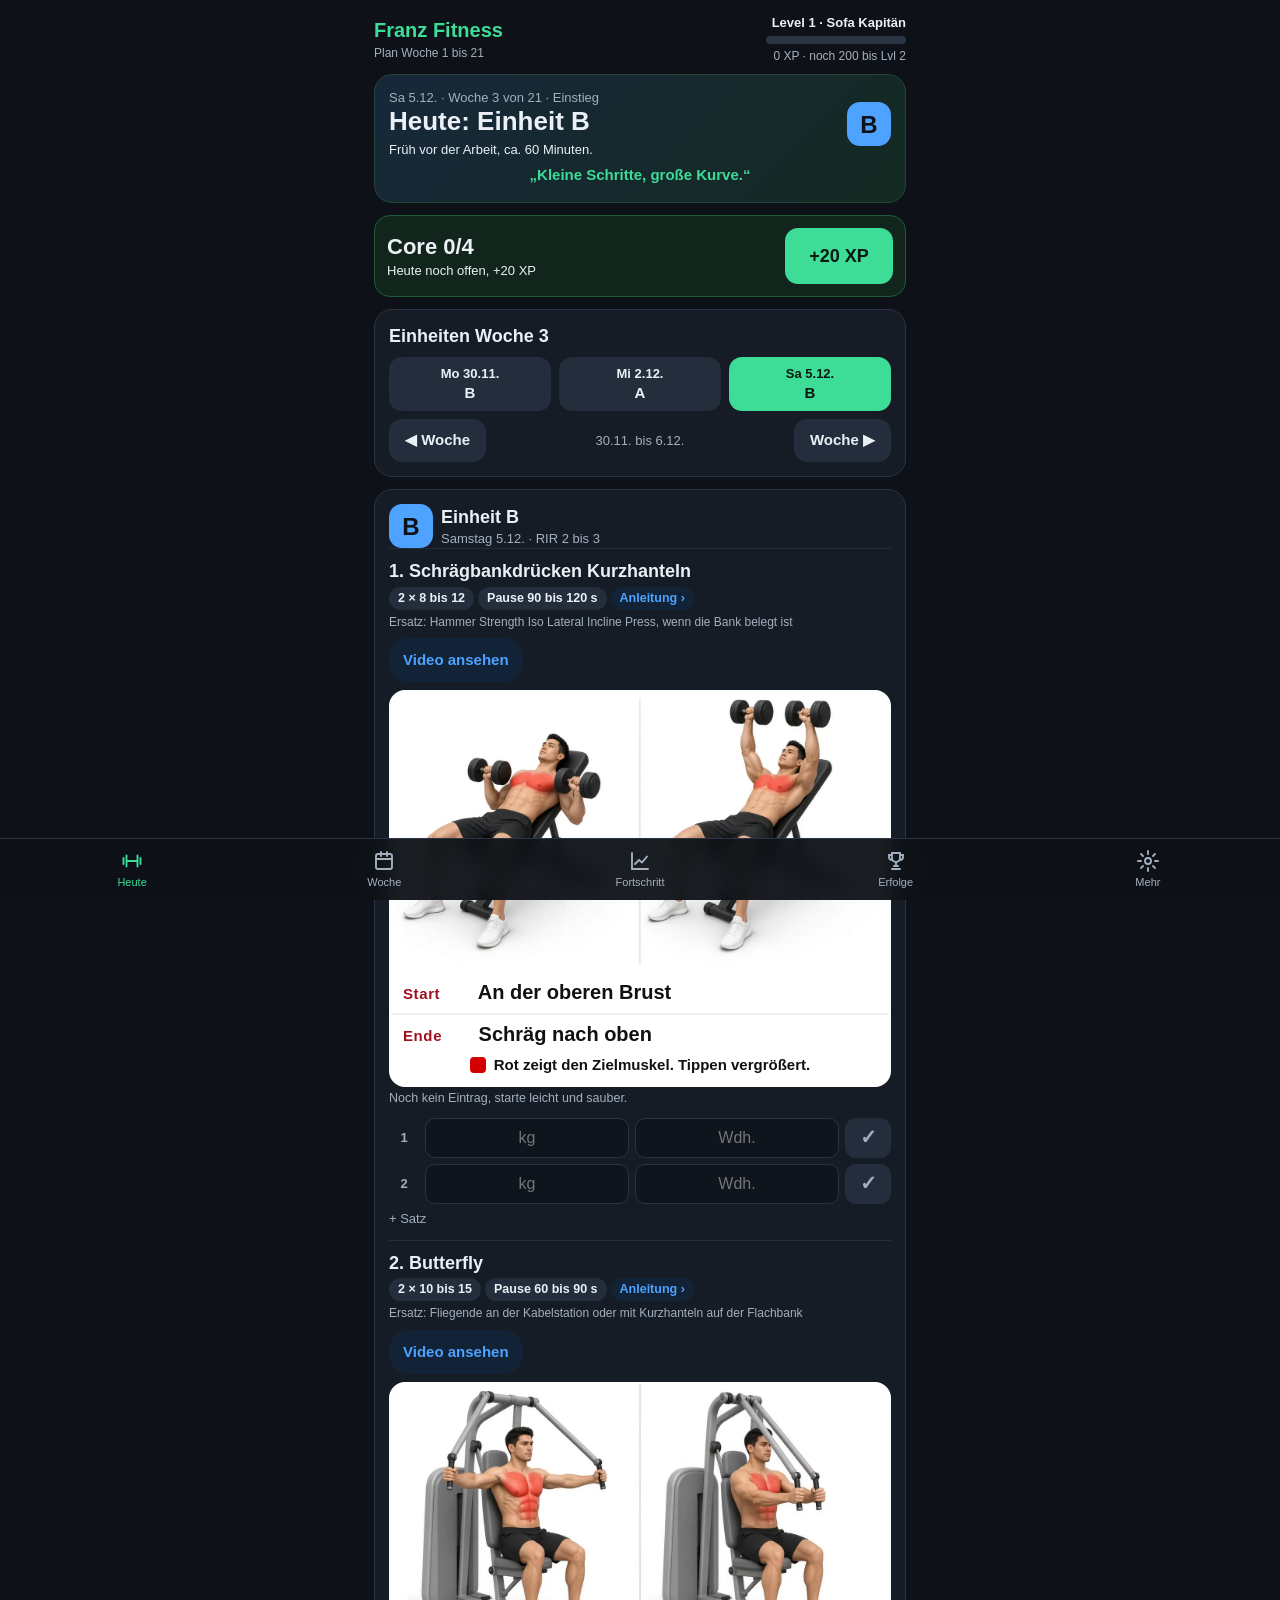
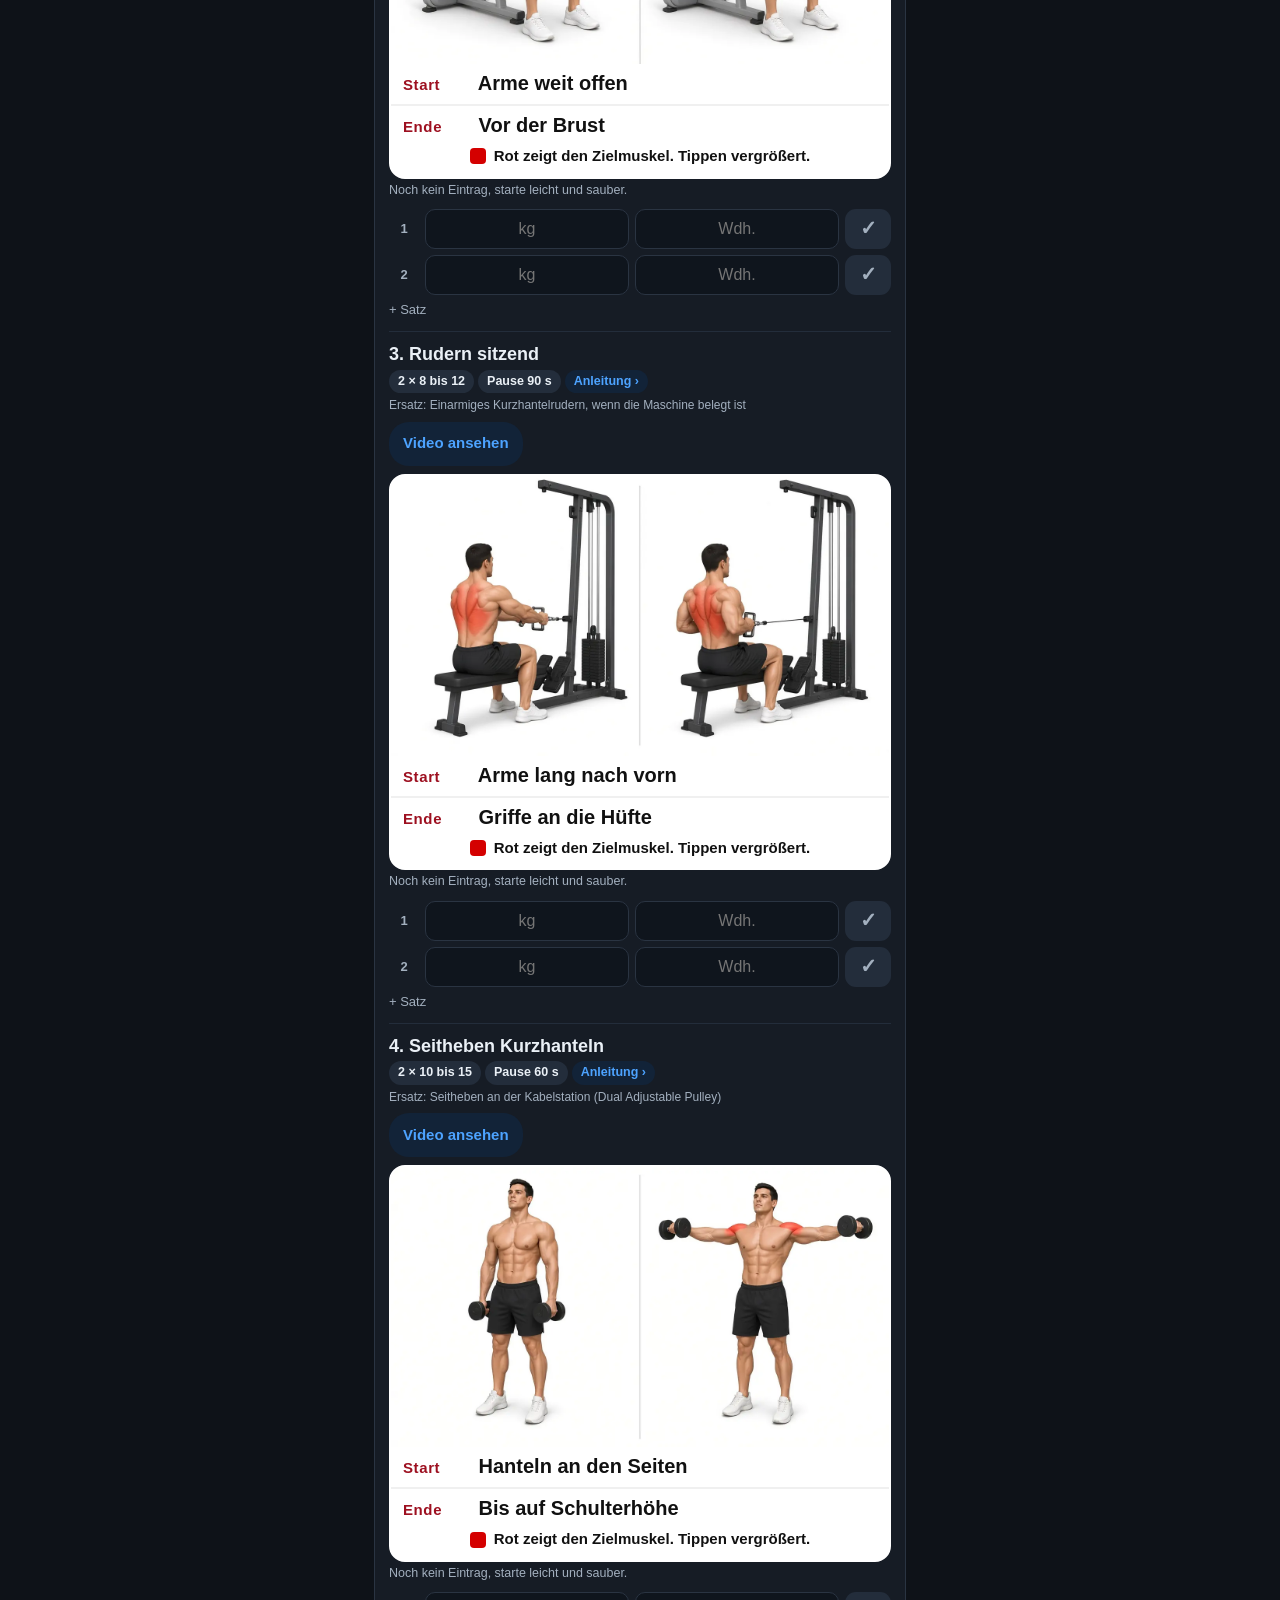
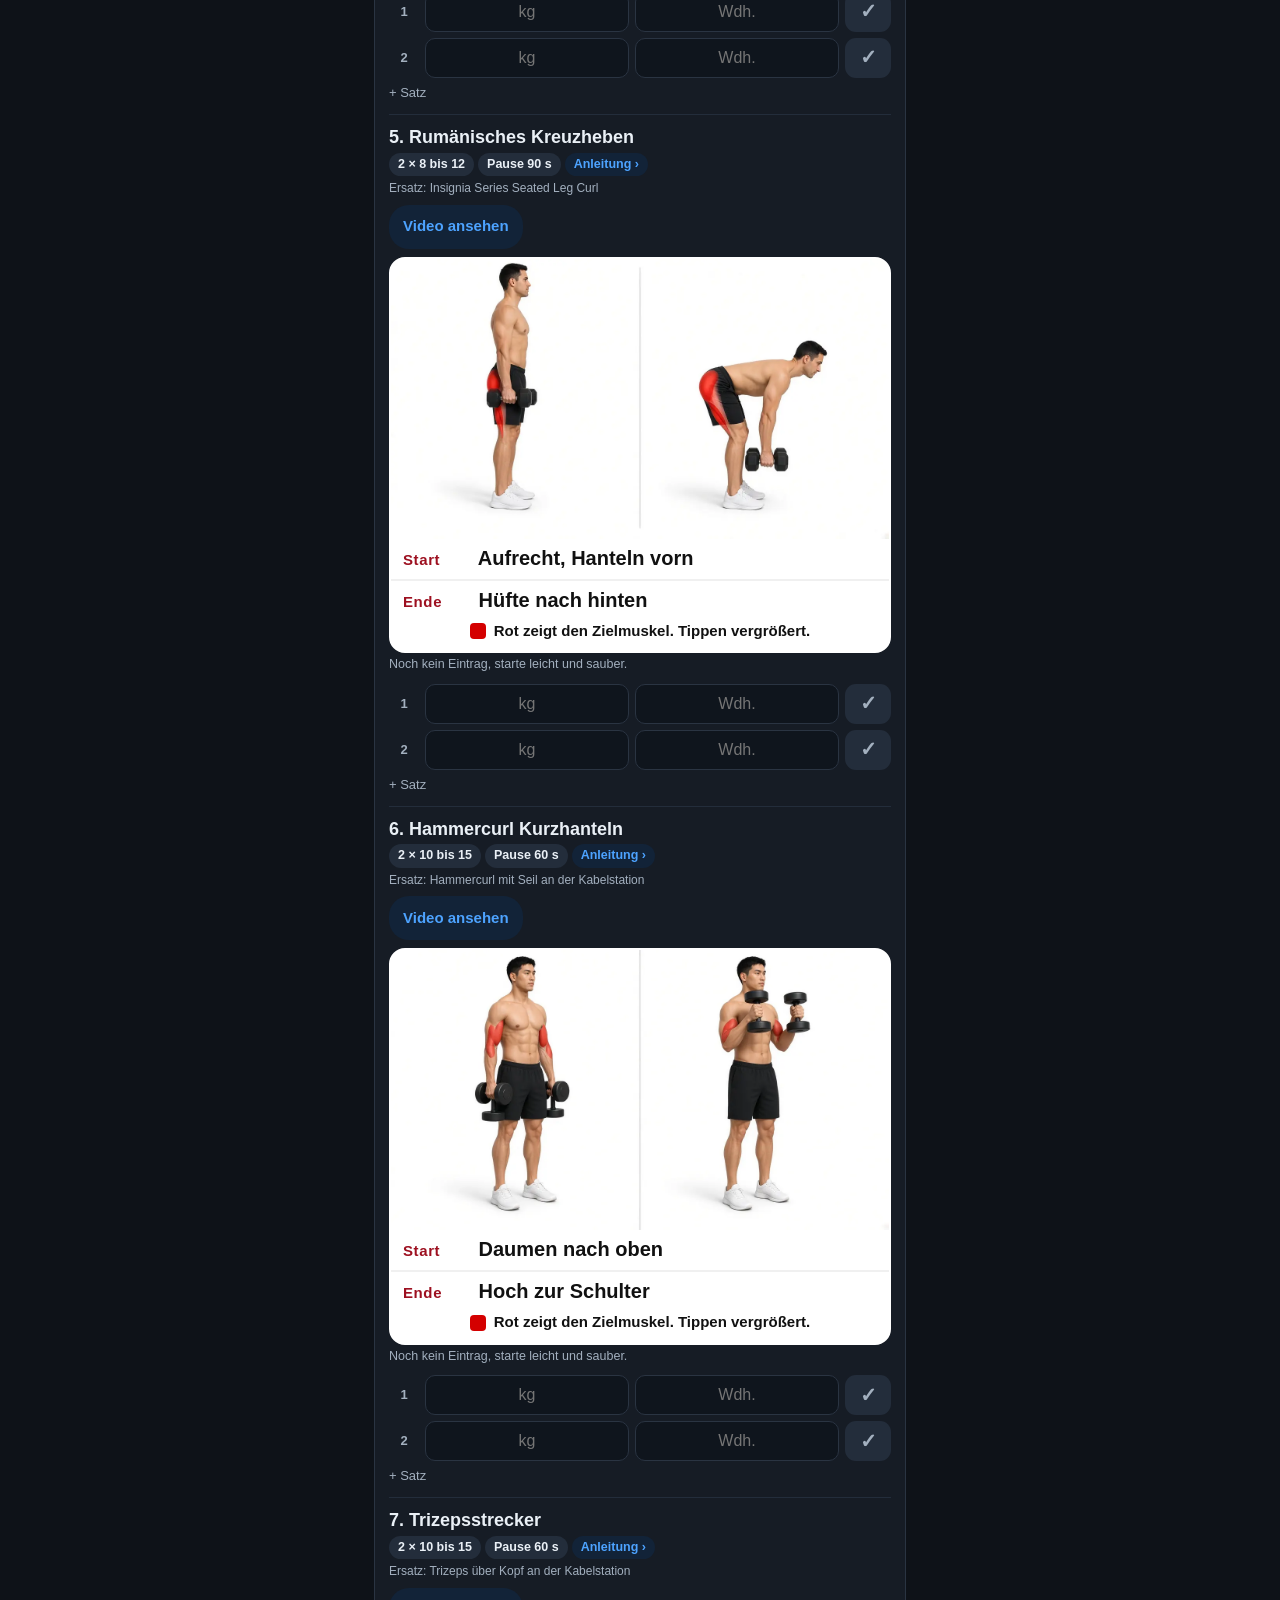
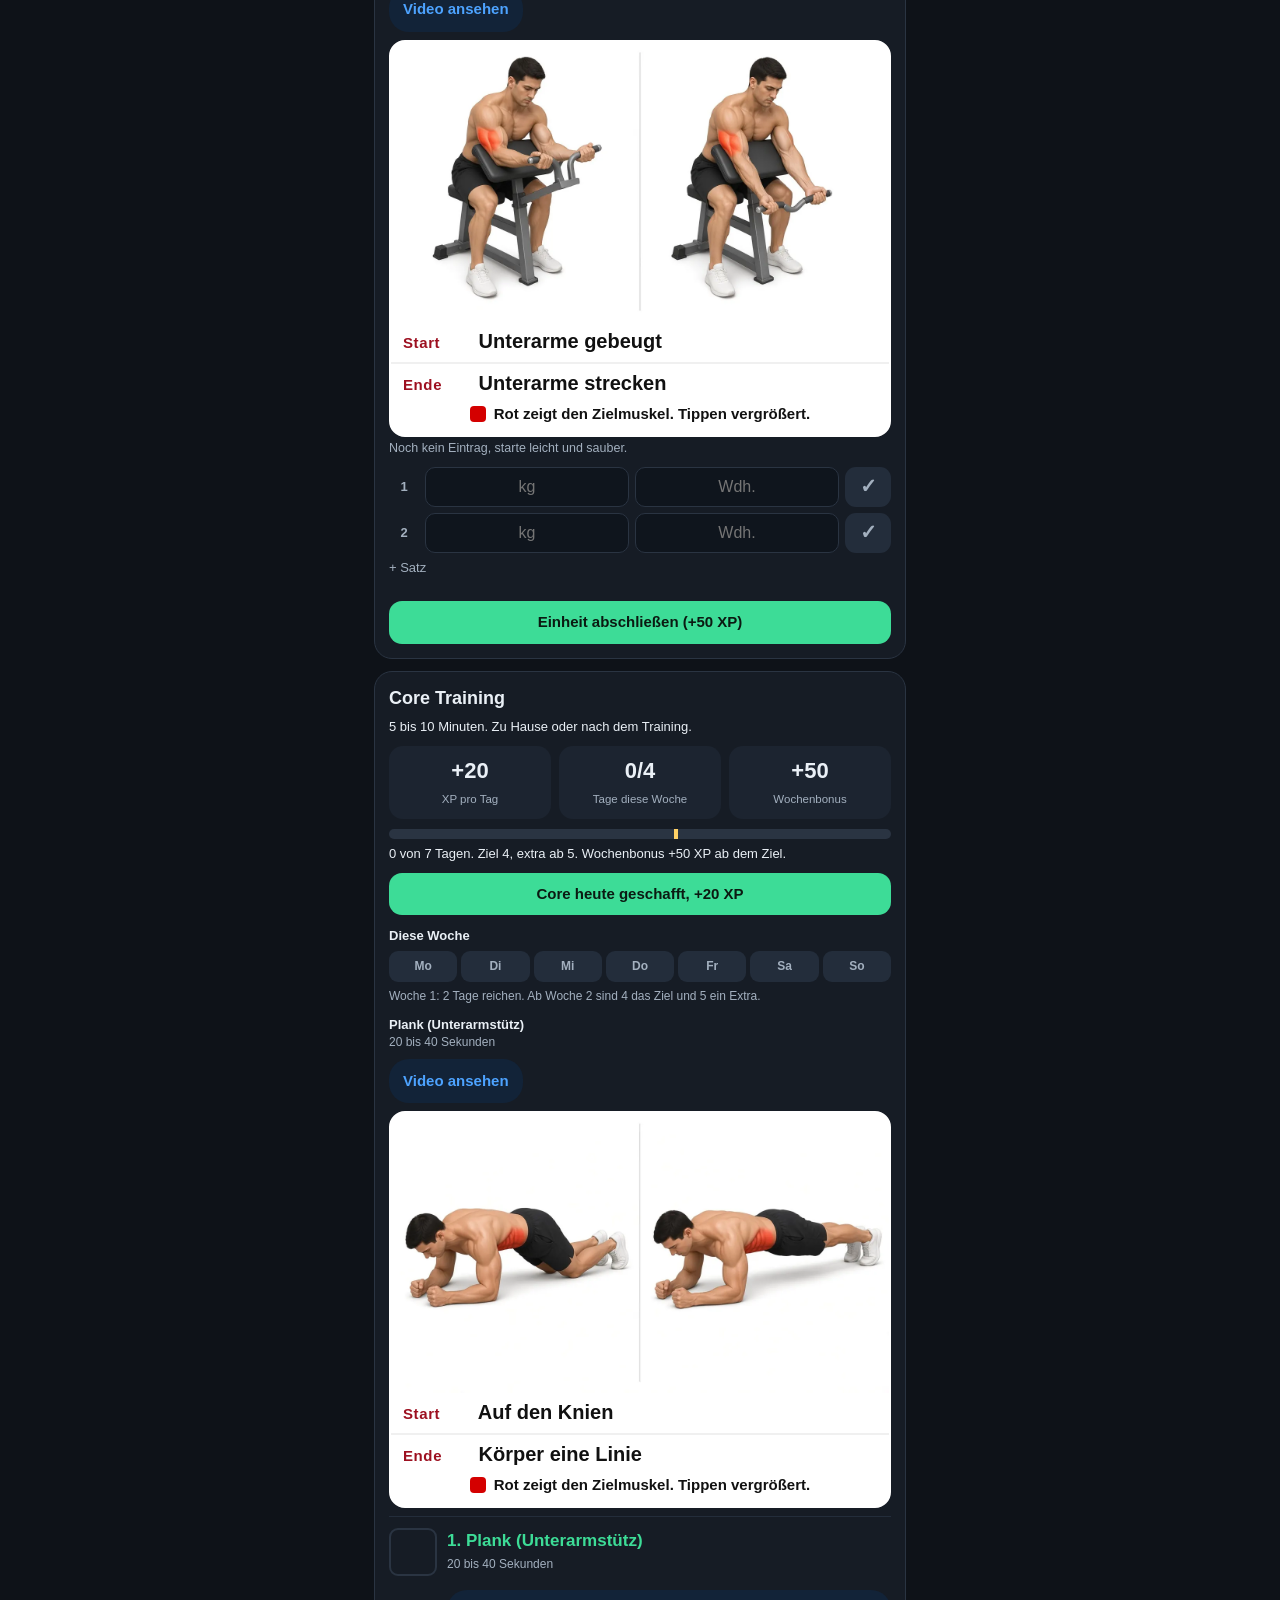
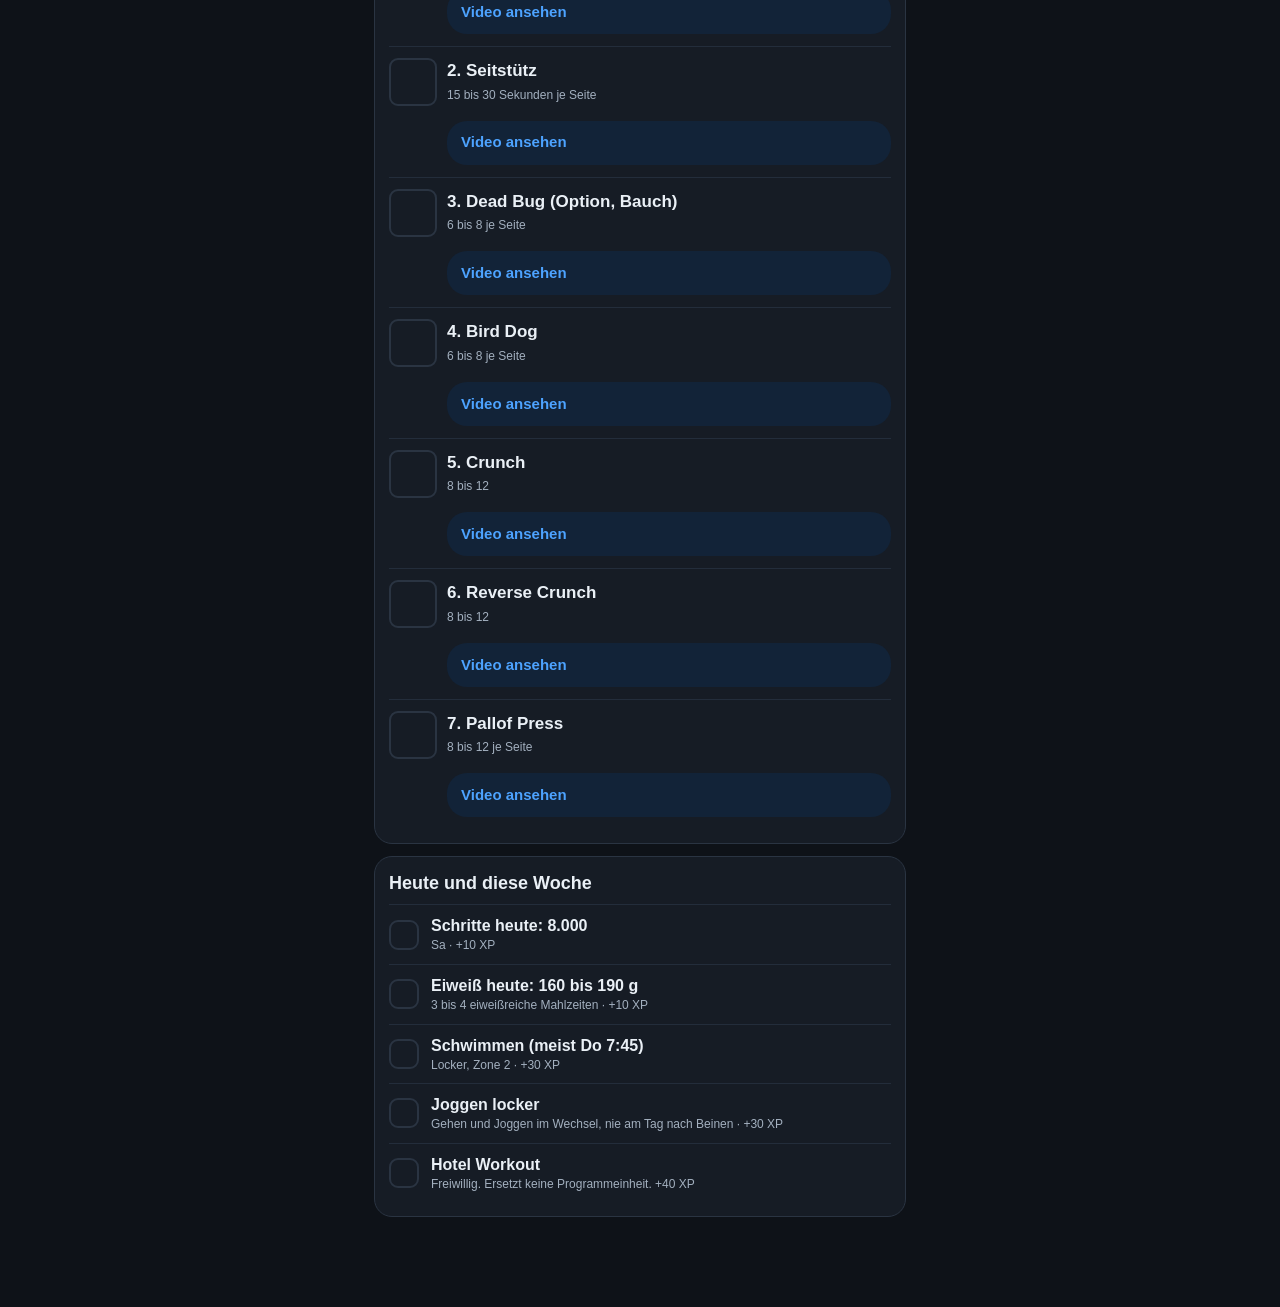
<file: index.html>
<!doctype html>
<html lang="de">
<head>
<meta charset="utf-8">
<meta name="viewport" content="width=device-width,initial-scale=1,viewport-fit=cover">
<meta name="theme-color" content="#0e1218">
<meta name="apple-mobile-web-app-capable" content="yes">
<meta name="mobile-web-app-capable" content="yes">
<meta name="apple-mobile-web-app-status-bar-style" content="black-translucent">
<meta name="apple-mobile-web-app-title" content="Franz Fitness">
<meta name="description" content="Franz Fitness: Trainingsplan Woche 1 bis 21 mit Satz-Logger, Streak und Abzeichen. Offline, Daten bleiben auf dem Gerät.">
<link rel="apple-touch-icon" href="icons/apple-touch-icon.png">
<link rel="icon" type="image/png" href="icons/icon-192.png">
<title>Franz Fitness</title>
<style>:root{--bg:#0e1218;--p:#161c25;--p2:#1c2430;--ln:#2a3442;--tx:#eaf0f6;--mu:#a3b0bf;--te:#3ddc97;--or:#ff9f43;--bl:#4da3ff;--pu:#b99bff;--am:#ffd166;--re:#ff6b6b;--gr:#8798ad;--safe-b:env(safe-area-inset-bottom,0px);--safe-t:env(safe-area-inset-top,0px)}
*{box-sizing:border-box;margin:0;padding:0;-webkit-tap-highlight-color:transparent}
html,body{background:var(--bg);color:var(--tx);font-family:-apple-system,BlinkMacSystemFont,"SF Pro Text",Inter,"Noto Sans",sans-serif;font-size:16px;line-height:1.38;-webkit-text-size-adjust:100%}
body{padding:calc(var(--safe-t) + 8px) 0 calc(78px + var(--safe-b))}
button{font:inherit;color:inherit;border:0;background:none;cursor:pointer}
input,select{font:inherit;color:var(--tx);background:#0f151d;border:1.5px solid var(--ln);border-radius:10px;padding:9px 10px;width:100%;font-size:16px}
input:focus,select:focus{outline:none;border-color:var(--te)}
.wrap{max-width:560px;margin:0 auto;padding:0 14px}
.top{display:flex;align-items:center;justify-content:space-between;gap:10px;padding:6px 0 10px}
.brand{font-weight:800;font-size:20px;color:var(--te)}
.brand small{display:block;font-size:12px;color:var(--mu);font-weight:500}
.lvl{display:flex;flex-direction:column;align-items:flex-end;gap:4px;min-width:170px;text-align:right}
.lvl b{font-size:13px}
.xpbar{width:140px;height:8px;border-radius:8px;background:var(--ln);overflow:hidden}
.xpbar i{display:block;height:100%;background:linear-gradient(90deg,var(--te),var(--cy,#38d0f0));border-radius:8px}
.card{background:var(--p);border:1.5px solid var(--ln);border-radius:18px;padding:14px;margin-bottom:12px}
.card h2{font-size:18px;margin-bottom:8px;display:flex;align-items:center;gap:8px}
.card h3{font-size:16px;margin-bottom:4px}
.mu{color:var(--mu)}.sm{font-size:13px}.xs{font-size:12px}
.chip{display:inline-flex;align-items:center;gap:4px;padding:3px 9px;border-radius:20px;background:#232d3b;font-size:12.5px;font-weight:600;white-space:nowrap}
a.vlink{display:inline-flex;align-items:center;margin-top:8px;padding:8px 14px;border-radius:20px;background:#122338;color:var(--bl);font-size:15px;font-weight:800;text-decoration:none;min-height:44px}
.core-ex a.vlink{flex-basis:100%;margin:2px 0 4px 58px}
.chip.g{background:#12301f;color:var(--te)}.chip.o{background:#33230f;color:var(--or)}.chip.y{background:#2a2412;color:var(--am)}.chip.b{background:#122338;color:var(--bl)}.chip.r{background:#341616;color:var(--re)}
.row{display:flex;gap:8px;align-items:center}.wrapc{flex-wrap:wrap}.sp{justify-content:space-between}
.hero{background:linear-gradient(135deg,#17283a,#142a22);border-color:#25453a}
.hero .big{font-size:26px;font-weight:800;line-height:1.15}
.unit{display:inline-flex;width:44px;height:44px;border-radius:13px;align-items:center;justify-content:center;font-weight:800;font-size:24px;color:#0e1218;flex:none}
.uA{background:var(--or)}.uB{background:var(--bl)}.uH{background:var(--te)}
.btn{display:inline-flex;align-items:center;justify-content:center;gap:6px;padding:11px 16px;border-radius:13px;background:var(--te);color:#0b1a12;font-weight:700;font-size:15px}
.btn.sec{background:#232d3b;color:var(--tx)}.btn.warn{background:#3a1b1b;color:var(--re)}.btn.full{width:100%}
.btn:disabled{opacity:.45}
.seg{display:flex;background:#0f151d;border:1.5px solid var(--ln);border-radius:12px;padding:3px;gap:3px}
.seg button{flex:1;padding:8px 6px;border-radius:9px;font-weight:600;font-size:14px;color:var(--mu)}
.seg button.on{background:#232d3b;color:var(--tx)}
.ex{border-top:1px solid #232d3b;padding:12px 0}
.ex:first-of-type{border-top:0}
.exh{display:block}
.exn{font-weight:800;font-size:18px;line-height:1.2}
.figwrap{margin-top:8px;border-radius:16px;overflow:hidden;background:#fff;border:2px solid #fff}
.figbtn{display:block;width:100%;padding:0;background:#fff;line-height:0}
.figbtn img.fig,.fig{display:block;width:100%;height:auto;background:#fff}
.cued{background:#fff;color:#111}
.cued div{padding:8px 12px 9px;font-size:20px;font-weight:800;line-height:1.15}
.cued b{display:inline-block;min-width:64px;margin-right:6px;color:#9d1020;font-size:15px;letter-spacing:.04em}
.cued div+div{border-top:2px solid #f0f0f0}
.legend{display:flex;align-items:center;justify-content:center;gap:8px;background:#fff;color:#111;font-size:15px;font-weight:800;padding:0 10px 10px}
.legend i{width:16px;height:16px;border-radius:4px;background:#d40000;display:block;flex:none}
.sets{margin-top:10px;display:grid;gap:6px}
.set{display:grid;grid-template-columns:30px 1fr 1fr 46px;gap:6px;align-items:center}
.set .no{font-size:13px;color:var(--mu);text-align:center;font-weight:700}
.set input{padding:8px;text-align:center}
.ok{width:46px;height:40px;border-radius:11px;background:#232d3b;font-size:20px;font-weight:800;color:var(--mu)}
.ok.on{background:var(--te);color:#0b1a12}
.hint{margin-top:8px;font-size:13px;padding:7px 10px;border-radius:10px;background:#2a2412;color:var(--am)}
.hint.g{background:#12301f;color:var(--te)}
.last{font-size:12.5px;color:var(--mu);margin-top:3px}
.tick{display:flex;align-items:center;gap:12px;padding:10px 0;border-top:1px solid #232d3b}
.tick:first-child{border-top:0}
.box{width:30px;height:30px;border-radius:9px;border:2px solid var(--ln);display:flex;align-items:center;justify-content:center;flex:none;font-weight:900;color:#0b1a12}
.box.on{background:var(--te);border-color:var(--te)}
.nav{position:fixed;left:0;right:0;bottom:0;background:#0e1218f2;border-top:1px solid var(--ln);padding:6px 6px calc(6px + var(--safe-b));display:flex;justify-content:space-around;backdrop-filter:blur(10px);-webkit-backdrop-filter:blur(10px);z-index:20}
.nav button{display:flex;flex-direction:column;align-items:center;gap:2px;font-size:11px;color:var(--mu);padding:4px 8px;min-width:58px}
.nav button.on{color:var(--te)}
.nav svg{width:24px;height:24px}
.timer{position:fixed;left:0;right:0;bottom:0;z-index:45;display:none}
.timer.on{display:block}
.timer-in{max-width:560px;margin:0 auto;background:#000;color:#fff;border-top:4px solid #ffe14a;border-radius:22px 22px 0 0;padding:12px 12px calc(14px + var(--safe-b));box-shadow:0 -16px 40px #000c}
.timer.full{top:0;z-index:62}
.timer.full .timer-in{max-width:none;min-height:100%;border-radius:0;border-top:0;display:flex;flex-direction:column;justify-content:center;padding:calc(16px + var(--safe-t)) 12px calc(16px + var(--safe-b))}
.timer.satz .timer-in{border-top-color:#5dffb0}
.timer-top{display:flex;align-items:center;justify-content:space-between;gap:10px}
.timer-state{font-size:34px;font-weight:900;letter-spacing:.16em;color:#ffe14a;line-height:1}
.timer.satz .timer-state{color:#5dffb0}
.timer-x{min-width:118px;min-height:56px;padding:8px 12px;border-radius:14px;background:#fff;color:#000;font-weight:800;font-size:18px}
.timer-num{font-size:clamp(96px,31vw,168px);font-weight:900;text-align:center;line-height:.84;color:#fff;font-variant-numeric:tabular-nums;letter-spacing:-.045em;margin:6px 0 2px}
.timer.full .timer-num{font-size:clamp(120px,34vw,240px)}
.timer-sub{text-align:center;font-size:18px;font-weight:800;color:#fff;line-height:1.25;padding:2px 6px 6px}
.timer .bigbar{height:14px;border-radius:8px;background:#222;overflow:hidden;margin:4px 0 8px}
.timer .bigbar i{display:block;height:100%;background:#ffe14a}
.timer.satz .bigbar i{background:#5dffb0}
.timer-actions{display:flex;gap:8px;margin-top:8px}
.timer-btn{flex:1;min-height:64px;border-radius:16px;background:#fff;color:#000;font-size:20px;font-weight:800}
.timer-btn.go{background:#ffe14a}
.timer.paused #tstart,.timer.satz #tstart{background:#ffe14a}
.timer.satz #tstart{background:#5dffb0}
.zoom{position:fixed;inset:0;z-index:70;background:#fff;display:none;flex-direction:column}
.zoom.on{display:flex}
.zoombar{display:flex;gap:8px;padding:8px 8px 0;background:#0e1218}
.zoombar button{flex:1;min-height:52px;border-radius:12px;background:#fff;color:#111;font-weight:800;font-size:16px}
.zoombar button.on{background:#ffe14a;color:#111}
.zstage{flex:1;overflow:auto;background:#fff;display:flex;align-items:center;justify-content:center;touch-action:none}
.zstage img.fig,.zstage .crop{width:100%;height:auto;transform-origin:center center;background:#fff}
.zstage .crop{overflow:hidden}
.zstage .crop img{width:200%;max-width:none}
.zstage .crop.end img{margin-left:-100%}
.zcues{background:#fff;color:#111;border-top:3px solid #111;padding-bottom:calc(8px + var(--safe-b))}
.zcues div{padding:8px 14px;font-size:24px;font-weight:900;line-height:1.15}
.zcues b{display:inline-block;min-width:72px;margin-right:8px;color:#9d1020;font-size:16px}
.zcues div+div{border-top:2px solid #eee}
.modal{position:fixed;inset:0;background:#000b;z-index:40;display:none;align-items:flex-end;justify-content:center}
.modal.on{display:flex}
.sheet{background:var(--p);width:100%;max-width:560px;max-height:92vh;overflow:auto;border-radius:22px 22px 0 0;padding:16px 16px calc(20px + var(--safe-b));border:1.5px solid var(--ln)}
.sheet img{width:100%;border-radius:14px;display:block}
.li{display:flex;gap:8px;margin:5px 0;font-size:14.5px}
.toast{position:fixed;left:50%;top:calc(14px + var(--safe-t));transform:translateX(-50%) translateY(-120%);background:#12301f;color:var(--te);border:1.5px solid #1f5a3c;padding:10px 16px;border-radius:14px;font-weight:700;z-index:80;transition:transform .3s,opacity .3s;max-width:92vw;text-align:center;opacity:0;pointer-events:none}
.toast.on{transform:translateX(-50%) translateY(0);opacity:1}
canvas#fx{position:fixed;inset:0;pointer-events:none;z-index:30}
.wk{display:grid;grid-template-columns:40px 1fr auto;gap:8px;align-items:start;padding:9px 0;border-top:1px solid #232d3b}
.wk:first-child{border-top:0}
.wk .n{font-weight:800;font-size:15px;text-align:center;border-radius:10px;height:32px;line-height:32px;background:#232d3b}
.wk .n.ok{background:var(--te);color:#0b1a12}.wk .n.cur{outline:2px solid var(--am)}
.dots{display:flex;gap:4px;flex-wrap:wrap;justify-content:flex-end;max-width:120px}
.dot{width:22px;height:22px;border-radius:7px;background:#232d3b;font-size:11px;font-weight:800;display:flex;align-items:center;justify-content:center;color:var(--mu)}
.dot.on{background:var(--or);color:#0e1218}.dot.B.on{background:var(--bl)}.dot.H{background:#12301f;color:var(--te)}.dot.H.on{background:var(--te);color:#0b1a12}
.dot.C{background:#12301f;color:var(--te)}.dot.C.on{background:var(--te);color:#0b1a12}
.corebar{display:flex;align-items:center;justify-content:space-between;gap:10px;background:#12251c;border:1.5px solid #1f5a3c;border-radius:16px;padding:12px;margin:0 0 12px}
.corebar b{font-size:22px;display:block}
.corebar .btn{min-height:56px;min-width:108px;padding:10px 14px;font-size:18px}
.coreprog{position:relative}
.coreprog em{position:absolute;top:-4px;bottom:-4px;width:4px;margin-left:-2px;background:#ffd166;border-radius:2px}
.corelist{margin-top:8px}
.core-ex{display:flex;align-items:center;gap:10px;padding:8px 0;border-top:1px solid #232d3b;flex-wrap:wrap}
.core-ex .box{width:48px;height:48px;font-size:24px}
.core-name{flex:1;text-align:left;padding:4px 0}
.core-name b{display:block;font-size:17px}
.core-ex.cur .core-name b{color:var(--te)}
.badges{display:grid;grid-template-columns:repeat(3,1fr);gap:8px}
.bd{background:var(--p2);border-radius:14px;padding:10px 6px;text-align:center;font-size:12px;border:1.5px solid var(--ln)}
.bd .i{font-size:26px;filter:grayscale(1);opacity:.35}
.bd.on{border-color:#1f5a3c;background:#12251c}.bd.on .i{filter:none;opacity:1}
.bd b{display:block;font-size:12.5px;margin-top:2px}
.kpi{display:grid;grid-template-columns:repeat(3,1fr);gap:8px}
.kpi div{background:var(--p2);border-radius:14px;padding:10px;text-align:center}
.kpi b{display:block;font-size:22px}
.kpi span{font-size:11.5px;color:var(--mu)}
.prog{height:10px;border-radius:10px;background:var(--ln);overflow:hidden}.prog i{display:block;height:100%;background:var(--te)}
.grid2{display:grid;grid-template-columns:1fr 1fr;gap:8px}
.grid3{display:grid;grid-template-columns:1fr 1fr 1fr;gap:8px}
label.f{display:block;font-size:12.5px;color:var(--mu);margin-bottom:4px}
.note{font-size:13px;color:var(--am);background:#2a2412;border-radius:10px;padding:7px 10px;margin-top:8px}
.quote{font-size:15px;font-weight:700;color:var(--te);text-align:center;padding:6px 8px 2px}
table{width:100%;border-collapse:collapse;font-size:13.5px}td,th{padding:6px 4px;border-bottom:1px solid #232d3b;text-align:left}th{color:var(--mu);font-weight:600;font-size:12px}
.days{display:grid;grid-template-columns:repeat(7,1fr);gap:4px;margin-top:6px}
.days button{padding:7px 0;border-radius:9px;background:#232d3b;font-size:12px;font-weight:700;color:var(--mu)}
.days button.on{background:var(--te);color:#0b1a12}
</style>
</head>
<body>
<div class="wrap" id="app"></div>
<div class="timer" id="timer" role="dialog" aria-label="Pausentimer">
  <div class="timer-in">
    <div class="timer-top">
      <div class="timer-state" id="tl">PAUSE</div>
      <button type="button" class="timer-x" id="tclose">Schließen</button>
    </div>
    <div class="timer-num" id="tt">1:30</div>
    <div class="timer-sub" id="tsub"></div>
    <div class="bar bigbar"><i id="tb"></i></div>
    <div class="timer-actions">
      <button type="button" class="timer-btn" id="tstart">Start</button>
      <button type="button" class="timer-btn" id="tstop">Stopp</button>
      <button type="button" class="timer-btn go" id="tskip">Weiter</button>
    </div>
    <div class="timer-actions">
      <button type="button" class="timer-btn" id="tplus">+15 s</button>
      <button type="button" class="timer-btn" id="tfull">Vollbild</button>
    </div>
  </div>
</div>
<div class="zoom" id="zoom" role="dialog" aria-label="Abbildung groß">
  <div class="zoombar">
    <button type="button" id="zboth">Beide</button>
    <button type="button" id="zstart">Nur Start</button>
    <button type="button" id="zend">Nur Ende</button>
  </div>
  <div class="zoombar">
    <button type="button" id="zout">Kleiner</button>
    <button type="button" id="zin">Größer</button>
    <button type="button" id="zclose">Schließen</button>
  </div>
  <div class="zstage" id="zstage"></div>
  <div class="zcues" id="zcues"></div>
</div>
<div class="modal" id="modal"><div class="sheet" id="sheet"></div></div>
<div class="toast" id="toast"></div>
<canvas id="fx"></canvas>
<nav class="nav">
<button data-tab="heute"><svg viewBox="0 0 24 24" fill="none" stroke="currentColor" stroke-width="1.9" stroke-linecap="round"><path d="M6.5 6.5v11M17.5 6.5v11M3.5 9v6M20.5 9v6M6.5 12h11"/></svg>Heute</button>
<button data-tab="woche"><svg viewBox="0 0 24 24" fill="none" stroke="currentColor" stroke-width="1.9" stroke-linecap="round"><rect x="4" y="5" width="16" height="15" rx="2"/><path d="M4 10h16M9 3v4M15 3v4"/></svg>Woche</button>
<button data-tab="fort"><svg viewBox="0 0 24 24" fill="none" stroke="currentColor" stroke-width="1.9" stroke-linecap="round"><path d="M4 4v16h16"/><path d="M7 15l4-4 3 2.5 5-6"/></svg>Fortschritt</button>
<button data-tab="erfolge"><svg viewBox="0 0 24 24" fill="none" stroke="currentColor" stroke-width="1.9" stroke-linecap="round"><path d="M8 4h8v5a4 4 0 0 1-8 0zM8 6H5v2a3 3 0 0 0 3 3M16 6h3v2a3 3 0 0 1-3 3M12 13v4M8 20h8M10 17h4"/></svg>Erfolge</button>
<button data-tab="mehr"><svg viewBox="0 0 24 24" fill="none" stroke="currentColor" stroke-width="1.9" stroke-linecap="round"><circle cx="12" cy="12" r="3"/><path d="M12 2v3M12 19v3M2 12h3M19 12h3M4.9 4.9l2.1 2.1M17 17l2.1 2.1M4.9 19.1L7 17M17 7l2.1-2.1"/></svg>Mehr</button>
</nav>
<script>
const EXDATA=[{"id": "brustpresse", "name": "Brustpresse Maschine (flach)", "grp": "brust", "plan": "Ersatz für Kurzhantel Bankdrücken flach", "saetze": "2 → 3", "wdh": "8 bis 12", "pause": "90 bis 120 s", "rir": "2 bis 3, ab Woche 4: 1 bis 2, Deload Woche 12: 3", "start": "Griffe auf Brusthöhe, Ellbogen gebeugt", "ende": "Arme vorn, Ellbogen nicht durchgestreckt", "punkte": ["Sitz so einstellen, dass die Griffe auf Brusthöhe sind", "Schulterblätter zurück und runter, Rücken am Polster", "Kraftvoll nach vorn drücken, Ellbogen bleiben leicht gebeugt", "2 bis 3 Sekunden kontrolliert zurück"], "fehler": ["Schultern ziehen beim Drücken nach vorn oder oben", "Gewicht knallt zurück in den Stapel"], "prim": ["chest"], "sek": ["fdelt", "triceps"], "ziel": "Brust, dazu vordere Schulter und Trizeps", "ersatz": "Das ist die Maschinen Variante, wenn die Bank belegt ist", "video": "https://www.youtube.com/watch?v=lzStaoQuFG8"}, {"id": "schraegbank", "name": "Schrägbankdrücken Kurzhanteln", "grp": "brust", "plan": "Einheit B1", "saetze": "2 → 3", "wdh": "8 bis 12", "pause": "90 bis 120 s", "rir": "2 bis 3, ab Woche 4: 1 bis 2, Deload Woche 12: 3", "start": "Hanteln auf Höhe der oberen Brust, Lehne 30 bis 45 Grad", "ende": "Hanteln über der oberen Brust, Arme fast gestreckt", "punkte": ["Lehne auf 30 bis 45 Grad, Füße fest am Boden", "Hanteln über der oberen Brust zusammenführen", "Kontrolliert absenken, Ellbogen bleiben unter der Hantel", "Hochdrücken, oben nicht hart durchstrecken"], "fehler": ["Bank zu steil, dann arbeitet vor allem die Schulter", "Ellbogen weit abgespreizt auf 90 Grad"], "prim": ["chest"], "sek": ["fdelt", "triceps"], "ziel": "Obere Brust, dazu vordere Schulter und Trizeps", "ersatz": "Hammer Strength Iso Lateral Incline Press, wenn die Bank belegt ist", "video": "https://www.youtube.com/watch?v=fw9VGqMXBmg"}, {"id": "multipresse", "name": "Flachbankdrücken Multipresse", "grp": "brust", "plan": "Einheit B1", "saetze": "2 → 3", "wdh": "8 bis 12", "pause": "90 bis 120 s", "rir": "2 bis 3", "start": "Stange an der unteren Brust", "ende": "Stange über der Brust, Arme fast gestreckt", "punkte": ["Bank so stellen, dass die Stange über der unteren Brust läuft", "Sicherungshaken knapp über Brusthöhe einstellen", "Schulterblätter zusammen, Füße fest am Boden", "Stange zur unteren Brust, Unterarme senkrecht, dann hochdrücken"], "fehler": ["Stange läuft über Hals oder Gesicht", "Gesäß hebt beim Drücken von der Bank ab"], "prim": ["chest"], "sek": ["fdelt", "triceps"], "ziel": "Brust, dazu vordere Schulter und Trizeps", "video": "https://www.youtube.com/watch?v=GtWOl6TpuUk"}, {"id": "fliegende", "name": "Butterfly", "grp": "brust", "plan": "Einheit B2", "saetze": "2", "wdh": "10 bis 15", "pause": "60 bis 90 s", "rir": "2 bis 3, ab Woche 4: 1 bis 2, Deload Woche 12: 3", "start": "Griffe seitlich auf Schulterhöhe, Arme leicht gebeugt", "ende": "Griffe treffen sich vor der Brust", "punkte": ["Sitz so einstellen, dass die Griffe auf Schulterhöhe liegen", "Arme leicht gebeugt lassen", "Vor der Brust zusammenführen und kurz halten", "Langsam öffnen, Schultern bleiben unten"], "fehler": ["Zu schwer, dann wird daraus ein Drücken", "Schultern rollen nach vorn"], "prim": ["chest"], "sek": ["fdelt"], "ziel": "Brust, dazu vordere Schulter", "ersatz": "Fliegende an der Kabelstation oder mit Kurzhanteln auf der Flachbank", "video": "https://www.youtube.com/watch?v=TYNwXEtcnvk"}, {"id": "latzug", "name": "Latzug", "grp": "ruecken", "plan": "Einheit A3", "saetze": "2 → 3", "wdh": "8 bis 12", "pause": "90 s", "rir": "2 bis 3, ab Woche 4: 1 bis 2, Deload Woche 12: 3", "start": "Arme gestreckt über dem Kopf", "ende": "Stange vor dem Gesicht zur oberen Brust", "punkte": ["Knie fest unter das Polster", "Brust raus, nicht ins Hohlkreuz fallen", "Stange zur oberen Brust ziehen, Ellbogen nach unten", "Langsam nach oben zurück, oben strecken"], "fehler": ["Stange hinter den Kopf ziehen", "Schwung aus dem Oberkörper holen"], "prim": ["lats"], "sek": ["biceps", "traps"], "ziel": "Breiter Rückenmuskel, dazu Bizeps und oberer Rücken", "ersatz": "Latzug an der Kabelstation (Dual Adjustable Pulley)", "video": "https://www.youtube.com/watch?v=trZQjegcRx0"}, {"id": "rudern", "name": "Rudern sitzend", "grp": "ruecken", "plan": "Einheit B3", "saetze": "2 → 3", "wdh": "8 bis 12", "pause": "90 s", "rir": "2 bis 3, ab Woche 4: 1 bis 2, Deload Woche 12: 3", "start": "Arme lang zum Griff, Brust am Polster", "ende": "Griffe an den Hüften, Ellbogen hinten", "punkte": ["Brustpolster so einstellen, dass du die Griffe mit langen Armen erreichst", "Fest zu den Hüften ziehen", "Kurz halten, Schultern bleiben unten", "Kontrolliert nach vorn, Oberkörper bleibt ruhig"], "fehler": ["Mit dem Oberkörper vor und zurück schwingen", "Schultern zu den Ohren hochziehen"], "prim": ["lats", "traps"], "sek": ["biceps"], "ziel": "Mittlerer und breiter Rücken, dazu Bizeps", "ersatz": "Einarmiges Kurzhantelrudern, wenn die Maschine belegt ist", "video": "https://www.youtube.com/watch?v=g3XEc-lKOc8"}, {"id": "deadbug", "name": "Dead Bug (Option, Bauch)", "grp": "ruecken", "plan": "Core Training und optional nach Einheit A", "saetze": "1", "wdh": "6 bis 8 je Seite", "pause": "45 s", "rir": "sauber", "start": "Rückenlage, Arme hoch, Beine im 90 Grad Winkel", "ende": "Arm nach hinten, Gegenbein nach vorn strecken", "punkte": ["Unteren Rücken flach auf die Matte drücken", "Arm und Gegenbein langsam strecken", "Ausatmen, Bauch bleibt fest", "Zurück in die Mitte, Seite wechseln"], "fehler": ["Hohlkreuz, der untere Rücken hebt ab", "Zu schnell, ohne Kontrolle"], "prim": ["abs"], "sek": [], "ziel": "Gerader und tiefer Bauch (Rumpfstabilität)", "video": "https://www.youtube.com/watch?v=Hb--jBZr4eU"}, {"id": "bizeps", "name": "Bizepscurl Kurzhanteln", "grp": "arme", "plan": "Einheit A6", "saetze": "2", "wdh": "10 bis 15", "pause": "60 s", "rir": "2 bis 3, ab Woche 4: 1 bis 2, Deload Woche 12: 3", "start": "Arme hängen gestreckt", "ende": "Hanteln auf Schulterhöhe", "punkte": ["Aufrecht stehen oder sitzen, Ellbogen fest am Körper", "Nicht schwingen", "Oben kurz halten", "Hanteln langsam ablassen"], "fehler": ["Schwung mit dem Oberkörper", "Ellbogen wandern nach vorn"], "prim": ["biceps"], "sek": [], "ziel": "Bizeps", "ersatz": "Insignia Series Biceps Curl", "video": "https://www.youtube.com/watch?v=bunzDJOA0nE"}, {"id": "hammer", "name": "Hammercurl Kurzhanteln", "grp": "arme", "plan": "Einheit B6", "saetze": "2", "wdh": "10 bis 15", "pause": "60 s", "rir": "2 bis 3, ab Woche 4: 1 bis 2, Deload Woche 12: 3", "start": "Neutralgriff, Daumen nach vorn", "ende": "Hanteln auf Schulterhöhe, Daumen oben", "punkte": ["Daumen zeigen nach oben", "Ellbogen fest am Körper", "Hanteln wie einen Hammer führen, nicht schwingen", "Langsam ablassen"], "fehler": ["Handgelenk knickt ab", "Zu schwer, dann schwingt der Rücken mit"], "prim": ["biceps"], "sek": [], "ziel": "Bizeps und Unterarm (Brachialis)", "ersatz": "Hammercurl mit Seil an der Kabelstation", "video": "https://www.youtube.com/watch?v=vyraB4usDV8"}, {"id": "trizeps_seil", "name": "Trizepsdrücken mit Seil", "grp": "arme", "plan": "Einheit A7", "saetze": "2", "wdh": "10 bis 15", "pause": "60 s", "rir": "2 bis 3, ab Woche 4: 1 bis 2, Deload Woche 12: 3", "start": "Seil auf Brusthöhe, Ellbogen 90 Grad", "ende": "Arme unten gestreckt, Seil auseinander", "punkte": ["Rolle ganz oben, Seil einhängen", "Ellbogen fest am Körper", "Nur die Unterarme strecken", "Langsam zurück, Schultern bleiben unten"], "fehler": ["Ellbogen wandern nach vorn und hinten", "Mit dem Körpergewicht runterdrücken"], "prim": ["triceps"], "sek": [], "ziel": "Trizeps", "ersatz": "Insignia Series Triceps Press, oder Trizeps über Kopf mit Kurzhantel", "video": "https://www.youtube.com/watch?v=vPeQu_L-1n0"}, {"id": "trizeps_ueberkopf", "name": "Trizeps Überkopf am Kabel", "grp": "arme", "plan": "Einheit B7", "saetze": "2", "wdh": "10 bis 15", "pause": "60 s", "rir": "2 bis 3", "start": "Rücken zum Kabel, Seil hinter dem Kopf", "ende": "Arme nach vorn oben gestreckt", "punkte": ["Rücken zum Kabelturm, Ausfallschritt", "Ellbogen zeigen nach vorn und bleiben fix", "Unterarme nach vorn oben strecken", "Rippen unten halten, langsam zurück"], "fehler": ["Hohlkreuz statt fester Rumpf", "Oberarme bewegen sich mit"], "prim": ["triceps"], "sek": [], "ziel": "Trizeps, vor allem langer Kopf", "video": "https://www.youtube.com/watch?v=mRozZKkGIfg"}, {"id": "beinpresse", "name": "Beinpresse", "grp": "beine", "plan": "Einheit A4", "saetze": "2", "wdh": "10 bis 12", "pause": "90 s", "rir": "2 bis 3", "start": "Knie ca. 90 Grad, Rücken am Polster", "ende": "Beine gestreckt, Knie locker", "punkte": ["Füße schulterbreit mittig auf der Platte", "Knie folgen den Fußspitzen", "Nur so tief, wie der untere Rücken am Polster bleibt", "Oben Knie nicht durchschlagen"], "fehler": ["Zu tief, das Becken rollt ein", "Knie fallen nach innen"], "prim": ["quads", "glutes"], "sek": ["hams"], "ziel": "Vorderer Oberschenkel und Gesäß", "video": "https://www.youtube.com/watch?v=envAdDzXz0k"}, {"id": "goblet", "name": "Goblet Squat", "grp": "beine", "plan": "Einheit A5", "saetze": "2", "wdh": "8 bis 12", "pause": "90 s", "rir": "2 bis 3, ab Woche 4: 1 bis 2, Deload Woche 12: 3", "start": "Aufrecht, Hantel vor der Brust", "ende": "Oberschenkel etwa waagrecht", "punkte": ["Hantel fest vor der Brust", "Fersen am Boden, Knie in Fußrichtung", "Kontrolliert tief und wieder hoch", "Rücken bleibt neutral"], "fehler": ["Fersen heben ab", "Rücken rundet sich unten"], "prim": ["quads", "glutes"], "sek": ["abs"], "ziel": "Vorderer Oberschenkel und Gesäß", "ersatz": "Insignia Series Arc Leg Press", "video": "https://www.youtube.com/watch?v=6mf0oa2GGUc"}, {"id": "rdl", "name": "Rumänisches Kreuzheben", "grp": "beine", "plan": "Einheit B5", "saetze": "2", "wdh": "8 bis 12", "pause": "90 s", "rir": "2 bis 3, ab Woche 4: 1 bis 2, Deload Woche 12: 3", "start": "Aufrecht, Hanteln vor den Oberschenkeln", "ende": "Hüfte hinten, Rücken gerade, Hanteln unter dem Knie", "punkte": ["Knie leicht gebeugt", "Hanteln eng an den Beinen", "Hüfte nach hinten, Rücken gerade", "Dehnung hinten in den Oberschenkeln, dann Hüfte nach vorn"], "fehler": ["Runder Rücken", "Daraus wird eine Kniebeuge"], "prim": ["hams", "glutes"], "sek": ["traps"], "ziel": "Hinterer Oberschenkel und Gesäß", "ersatz": "Insignia Series Seated Leg Curl", "video": "https://www.youtube.com/watch?v=1Bs6Xe6jTtg"}, {"id": "hipthrust", "name": "Hip Thrust (Option statt RDL)", "grp": "beine", "plan": "Option, nicht im Standardplan", "saetze": "2", "wdh": "10 bis 12", "pause": "90 s", "rir": "2 bis 3", "start": "Gesäß unten, Schulterblätter an der Bank", "ende": "Hüfte oben, Körper wie ein Tisch", "punkte": ["Schulterblätter an der Bankkante, Füße hüftbreit", "Stange mit Polster auf der Hüfte", "Hüfte hochdrücken, Schienbeine oben senkrecht", "Oben Gesäß anspannen, Kinn leicht zur Brust"], "fehler": ["Hohlkreuz oben statt Gesäß", "Füße zu weit weg, dann zieht es hinten am Oberschenkel"], "prim": ["glutes"], "sek": ["hams"], "ziel": "Gesäß, dazu hinterer Oberschenkel", "video": "https://www.youtube.com/watch?v=PkJin0Iz-PE"}, {"id": "liegestuetz", "name": "Liegestütze", "grp": "hotel", "plan": "Hotel Workout", "saetze": "3 Runden", "wdh": "8 bis 15", "pause": "45 bis 60 s", "rir": "1 bis 2", "start": "Arme gestreckt, Körper in einer Linie", "ende": "Brust knapp über dem Boden", "punkte": ["Hände etwas breiter als die Schultern", "Bauch und Gesäß fest, Körper bleibt gerade", "Ellbogen ca. 45 Grad nach hinten", "Zu schwer: Hände auf Bett oder Tisch"], "fehler": ["Hüfte hängt durch", "Nur halbe Bewegung oben"], "prim": ["chest"], "sek": ["triceps", "fdelt"], "ziel": "Brust, dazu Trizeps und Schulter", "video": "https://www.youtube.com/watch?v=JvX0ilRCBrU"}, {"id": "bandrudern", "name": "Rudern mit Band oder Handtuch", "grp": "hotel", "plan": "Hotel Workout", "saetze": "3 Runden", "wdh": "10 bis 15", "pause": "45 bis 60 s", "rir": "1 bis 2", "start": "Arme vorn gestreckt", "ende": "Hände an den unteren Rippen", "punkte": ["Band sicher in der geschlossenen Tür oder am Pfosten", "Aufrecht stehen, Knie leicht gebeugt", "Ellbogen nach hinten, Schulterblätter zusammen", "Handtuch Variante: um Türgriff, nach hinten lehnen und heranziehen"], "fehler": ["Band an einer Tür, die aufgehen kann", "Schultern ziehen hoch"], "prim": ["lats", "traps"], "sek": ["biceps"], "ziel": "Oberer und breiter Rücken", "video": "https://www.youtube.com/watch?v=I3F8mYSNV8Q"}, {"id": "kniebeuge", "name": "Kniebeugen", "grp": "hotel", "plan": "Hotel Workout", "saetze": "3 Runden", "wdh": "12 bis 15", "pause": "45 bis 60 s", "rir": "1 bis 2", "start": "Aufrecht, Füße schulterbreit", "ende": "Oberschenkel etwa waagrecht, Arme vorn", "punkte": ["Fersen bleiben am Boden", "Hüfte nach hinten unten, Brust bleibt oben", "Knie in Zehenrichtung", "Optional Kurzhantel vor der Brust (wie Goblet Squat)"], "fehler": ["Knie fallen nach innen", "Rücken rundet sich"], "prim": ["quads", "glutes"], "sek": [], "ziel": "Oberschenkel und Gesäß", "video": "https://www.youtube.com/watch?v=98piTWl-7gs"}, {"id": "plank", "name": "Plank (Unterarmstütz)", "grp": "hotel", "plan": "Core Training, Hotel und optional nach Einheit A", "saetze": "1", "wdh": "20 bis 40 s", "wl": "Halten", "pause": "45 bis 60 s", "rir": "sauber", "start": "Einstieg auf Knien und Unterarmen", "ende": "Körper eine Linie von Kopf bis Ferse", "punkte": ["Ellbogen unter den Schultern", "Bauch und Gesäß anspannen", "Ruhig weiteratmen", "Halten, solange die Linie sauber bleibt"], "fehler": ["Hüfte hängt durch oder ragt hoch"], "prim": ["abs"], "sek": ["fdelt"], "ziel": "Bauch und Rumpf", "video": "https://www.youtube.com/watch?v=JWfUAXO_8IU"}, {"id": "kh_bank", "name": "Kurzhantel Bankdrücken flach", "grp": "brust", "plan": "Einheit A1", "saetze": "2 → 3", "wdh": "8 bis 12", "pause": "90 bis 120 s", "rir": "2 bis 3, ab Woche 4: 1 bis 2, Deload Woche 12: 3", "ersatz": "Insignia Series Chest Press, wenn die Bank belegt ist", "start": "Auf der Flachbank, Hanteln auf Brusthöhe, Ellbogen gebeugt", "ende": "Hanteln über der Brust, Ellbogen nicht durchgestreckt", "punkte": ["Schulterblätter fest auf der Bank", "Hanteln kontrolliert auf Brusthöhe senken", "Handgelenke fest, nicht abfedern", "Gleichmäßig nach oben drücken"], "fehler": ["Hanteln knallen auf die Brust", "Ellbogen auf 90 Grad abgespreizt, Schultern rollen nach vorn"], "prim": ["chest"], "sek": ["fdelt", "triceps"], "ziel": "Brust, dazu vordere Schulter und Trizeps", "video": "https://www.youtube.com/watch?v=M0tN99QgPyU"}, {"id": "hs_schraeg", "name": "Schrägpresse scheibenbeladen", "grp": "brust", "plan": "Einheit A2", "saetze": "2", "wdh": "8 bis 12", "pause": "90 s", "rir": "2 bis 3, ab Woche 4: 1 bis 2, Deload Woche 12: 3", "ersatz": "Schrägbankdrücken mit Kurzhanteln", "start": "Sitz und Griffe auf Höhe der oberen Brust, Ellbogen gebeugt", "ende": "Arme nach oben vorn, beide Seiten gleich hoch", "punkte": ["Mit wenig Scheiben starten", "Sitz und Griffe auf Höhe der oberen Brust", "Beide Arme gleichmäßig drücken", "Kontrolliert zurück, nicht fallen lassen"], "fehler": ["Eine Seite zieht deutlich stärker", "Schultern heben zu den Ohren"], "prim": ["chest"], "sek": ["fdelt", "triceps"], "ziel": "Obere Brust an der Hammer Strength Schrägpresse, dazu vordere Schulter und Trizeps", "video": "https://www.youtube.com/watch?v=bmV0SFxoJ30"}, {"id": "kh_rudern", "name": "Einarmiges Kurzhantelrudern", "grp": "ruecken", "plan": "Einheit A4", "saetze": "2", "wdh": "8 bis 12", "pause": "90 s", "rir": "2 bis 3, ab Woche 4: 1 bis 2, Deload Woche 12: 3", "ersatz": "Insignia Series Row, wenn die Bank belegt ist", "start": "Eine Hand und ein Knie auf der Bank, Hantel hängt nach unten", "ende": "Hantel am Hüftknochen, Ellbogen hinten, Schulter unten", "punkte": ["Rücken gerade, nicht rund", "Hantel zum Hüftknochen ziehen", "Schulter unten lassen", "Langsam ablassen, Seite wechseln"], "fehler": ["Oberkörper dreht mit", "Schulter zieht nach oben zum Ohr"], "prim": ["lats"], "sek": ["biceps", "traps"], "ziel": "Breiter Rückenmuskel, dazu Bizeps und oberer Rücken", "video": "https://www.youtube.com/watch?v=zTd2ifhrQcI"}, {"id": "seitheben", "name": "Seitheben Kurzhanteln", "grp": "schulter", "plan": "Einheit B4", "saetze": "2", "wdh": "10 bis 15", "pause": "60 s", "rir": "2 bis 3, ab Woche 4: 1 bis 2, Deload Woche 12: 3", "ersatz": "Seitheben an der Kabelstation (Dual Adjustable Pulley)", "start": "Aufrecht, Hanteln seitlich an den Oberschenkeln", "ende": "Arme seitlich auf Schulterhöhe, Ellbogen leicht gebeugt", "punkte": ["Arme leicht gebeugt", "Nur bis Schulterhöhe heben", "Kein Schwung aus dem Oberkörper", "Langsam ablassen"], "fehler": ["Zu hoch über die Schulter", "Schwung aus der Hüfte oder den Knien"], "prim": ["mdelt"], "sek": [], "ziel": "Seitliche Schulter", "video": "https://www.youtube.com/watch?v=SvP-OE1_2io"}, {"id": "trizeps_strecker", "name": "Trizepsstrecker", "grp": "arme", "plan": "Einheit B7", "saetze": "2", "wdh": "10 bis 15", "pause": "60 s", "rir": "2 bis 3, ab Woche 4: 1 bis 2, Deload Woche 12: 3", "ersatz": "Trizeps über Kopf an der Kabelstation", "start": "Oberarme auf dem Polster, Unterarme angewinkelt", "ende": "Unterarme gestreckt, Oberarme bleiben liegen", "punkte": ["Ellbogen auf Höhe der Drehachse", "Oberarme fest auf dem Polster", "Nur die Unterarme strecken", "Langsam zurückbeugen"], "fehler": ["Oberarme heben vom Polster ab", "Mit dem Oberkörper nachhelfen"], "prim": ["triceps"], "sek": [], "ziel": "Trizeps an der Insignia Series Triceps Extension", "video": "https://www.youtube.com/watch?v=j4XSuFLiZ6I"}, {"id": "seitstutz", "name": "Seitstütz", "grp": "core", "plan": "Core Training", "saetze": "1", "wdh": "15 bis 30 s je Seite", "wl": "Halten", "pause": "kurz", "rir": "sauber", "start": "Unterarm unter der Schulter, Knie oder Füße am Boden", "ende": "Hüfte hoch, Körper eine Linie, Bauch fest", "punkte": ["Ellbogen unter der Schulter", "Hüfte hochschieben, nicht hängen lassen", "Oben ruhig atmen", "Seite wechseln"], "fehler": ["Hüfte sackt nach unten", "Kopf hängt in den Nacken"], "prim": ["obliques", "abs"], "sek": [], "ziel": "Seitliche Bauchmuskeln und Rumpf", "video": "https://www.youtube.com/watch?v=ZRYKTCGI7BY"}, {"id": "birddog", "name": "Bird Dog", "grp": "core", "plan": "Core Training", "saetze": "1", "wdh": "6 bis 8 je Seite", "pause": "kurz", "rir": "sauber", "start": "Auf Händen und Knien, Rücken gerade", "ende": "Ein Arm nach vorn, das Gegenbein nach hinten", "punkte": ["Hände unter den Schultern, Knie unter der Hüfte", "Bauch fest, Becken bleibt ruhig", "Arm und Gegenbein langsam strecken", "Kurz halten, dann Seite wechseln"], "fehler": ["Das Becken kippt zur Seite", "Hohlkreuz, statt den Bauch festzuhalten"], "prim": ["abs", "erectors", "glutes"], "sek": [], "ziel": "Tiefer Bauch, Rücken und Gesäß", "video": "https://www.youtube.com/watch?v=Y_NGGmPH8zA"}, {"id": "crunch", "name": "Crunch", "grp": "core", "plan": "Core Training", "saetze": "1", "wdh": "8 bis 12", "pause": "kurz", "rir": "sauber", "start": "Rücken liegt, Knie gebeugt, Füße am Boden", "ende": "Schultern heben ein Stück vom Boden ab", "punkte": ["Unteren Rücken am Boden lassen", "Nur die Schultern anheben, nicht aufrichten", "Ausatmen beim Hochgehen", "Langsam wieder ablegen"], "fehler": ["Am Kopf ziehen", "Schwung aus der Hüfte"], "prim": ["abs"], "sek": [], "ziel": "Gerader Bauchmuskel", "video": "https://www.youtube.com/watch?v=McwAT4O3DDk"}, {"id": "revcrunch", "name": "Reverse Crunch", "grp": "core", "plan": "Core Training", "saetze": "1", "wdh": "8 bis 12", "pause": "kurz", "rir": "sauber", "start": "Rücken liegt, Beine oben angewinkelt", "ende": "Hüfte hebt leicht vom Boden, Knie zur Brust", "punkte": ["Hände neben dem Körper oder leicht unter dem Becken", "Knie bleiben gebeugt", "Nur die Hüfte einrollen, nicht schwingen", "Langsam wieder ablassen, Rücken bleibt flach"], "fehler": ["Beine schwingen weit hoch", "Der untere Rücken hebt unkontrolliert ab"], "prim": ["abs"], "sek": [], "ziel": "Unterer Anteil des geraden Bauchmuskels", "video": "https://www.youtube.com/watch?v=JBAIGjLRX40"}, {"id": "pallof", "name": "Pallof Press", "grp": "core", "plan": "Core Training", "saetze": "1", "wdh": "8 bis 12 je Seite", "pause": "kurz", "rir": "sauber", "start": "Seitlich zum Kabel oder Band, Hände an der Brust", "ende": "Arme nach vorn strecken, Rumpf dreht nicht mit", "punkte": ["Kabel oder Band etwa auf Brusthöhe", "Zu Hause geht ein Band in der Tür", "Bauch fest, Knie leicht gebeugt", "Arme strecken und langsam zurück, Seite wechseln"], "fehler": ["Der Oberkörper dreht zum Zug hin", "Die Schultern ziehen hoch"], "prim": ["abs", "obliques"], "sek": [], "ziel": "Bauch und seitliche Rumpfmuskeln, ohne sich zu drehen", "ersatz": "Band in der Tür, wenn kein Kabel da ist", "video": "https://www.youtube.com/watch?v=L7S-LE0wo6Q"}];
const FALLBACK=["deadbug", "multipresse"];
"use strict";
/* Franz Fitness: Daten nur lokal. Schlüssel bleibt franz-fitness-app-v1, damit alte Einträge erhalten bleiben. */
const KEY = "franz-fitness-app-v1";
const CAL = "tag1-2026-11-20";
const START = new Date(2026, 10, 16); // Montag der Woche 1
const TAG1 = new Date(2026, 10, 20); // Freitag 20.11.2026, offizieller Start, Einheit A
const OLD_START = new Date(2026, 10, 9);
const TOTAL = 21;
const PLAN_N = 62; // Woche 1 hat 2 Einheiten, Woche 2 bis 21 je 3
const EXD = {}; EXDATA.forEach(e => EXD[e.id] = e);
const DAYN = ["Mo", "Di", "Mi", "Do", "Fr", "Sa", "So"];
const DAYL = ["Montag", "Dienstag", "Mittwoch", "Donnerstag", "Freitag", "Samstag", "Sonntag"];
const KG_T = [[0, 113], [4, 111], [8, 109], [12, 107], [16, 104.5], [20, 102.5], [21, 102]];
const BF_T = [[0, 29.2], [4, 27.5], [8, 26], [12, 24.5], [16, 22.5], [20, 20.5], [21, 19.8]];
const CHECKW = [4, 8, 12, 16, 20, 21];
const TRAVEL = [], HOLI = [6, 7, 19, 20];
const INC = "die kleinste Stufe mehr (ca. 2,5 bis 5 %)";
// Karte 15: s = [Sätze Woche 1 bis 3, ab Woche 4], p = Pause in Sekunden
const UNITS = {
  A: [{ id: "kh_bank", s: [2, 3], p: 120, inc: INC }, { id: "hs_schraeg", s: [2, 2], p: 90, inc: INC },
      { id: "latzug", s: [2, 3], p: 90, inc: INC }, { id: "kh_rudern", s: [2, 2], p: 90, inc: INC },
      { id: "goblet", s: [2, 2], p: 90, inc: INC }, { id: "bizeps", s: [2, 2], p: 60, inc: INC },
      { id: "trizeps_seil", s: [2, 2], p: 60, inc: INC }],
  B: [{ id: "schraegbank", s: [2, 3], p: 120, inc: INC }, { id: "fliegende", s: [2, 2], p: 90, inc: INC },
      { id: "rudern", s: [2, 3], p: 90, inc: INC }, { id: "seitheben", s: [2, 2], p: 60, inc: INC },
      { id: "rdl", s: [2, 2], p: 90, inc: INC }, { id: "hammer", s: [2, 2], p: 60, inc: INC },
      { id: "trizeps_strecker", s: [2, 2], p: 60, inc: INC }],
  H: [{ id: "liegestuetz", s: [3, 3], p: 50 }, { id: "bandrudern", s: [3, 3], p: 50 }, { id: "kniebeuge", s: [3, 3], p: 50 }, { id: "plank", s: [3, 3], p: 50, sec: true }]
};
const OLD_OVR_D = { "2:1": 4, "2:2": 6, "6:2": 6, "20:2": 5 };
const NOTES = {
  1: "Kurze Woche. Tag 1 ist Freitag 20.11. mit Einheit A, Sonntag 22.11. mit Einheit B.",
  4: "Checkwoche 4 am Sonntag 13.12.: Gewicht, Taille und Körperfett.",
  6: "Weihnachten: Donnerstag 24.12. bis Samstag 26.12. Studio Öffnung prüfen, falls der dritte Tag auf Samstag fällt.",
  7: "Neujahr: Samstag 2.1. oder Sonntag 3.1., Studio Öffnung prüfen.",
  8: "Checkwoche 8 am Sonntag 10.1.: Gewicht, Taille und Körperfett.",
  12: "Deload vom 1.2. bis 7.2.2027: nur 2 Sätze, etwas leichter, RIR 3. Check am Sonntag 7.2.",
  16: "Checkwoche 16 am Sonntag 7.3.: Gewicht, Taille und Körperfett.",
  19: "Ostersonntag ist der 28.3. Wenn der dritte Tag auf Sonntag liegt, Studio Öffnung prüfen.",
  20: "Ostermontag 29.3. ist der Montag dieser Woche. Studio Öffnung prüfen. Check am Sonntag 4.4.",
  21: "Letzte Woche. Abschluss Check am Sonntag 11.4.2027."
};
const SPRUECHE = ["Der Start zählt. Brust raus, Plan steht.", "Erst Technik, dann Tonnen.", "Kleine Schritte, große Kurve.",
  "Woche 4: Der erste Check wartet, dein Körper merkt schon mehr als die Waage.", "Konstanz schlägt Motivation.",
  "Jede Einheit ist ein Haken für dein zukünftiges Ich.", "Schwer ist nur der Weg zur Tür, drinnen läuft es.",
  "Woche 8: Zeig dem Trend, wer hier der Chef ist.", "Gewicht auf der Stange, Ruhe im Kopf.", "Du bist schon weiter, als du denkst.",
  "Halbzeit! Elf Wochen Arbeit stecken in dir.", "Deload ist kein Rückschritt, sondern Anlauf.", "Frisch erholt, jetzt wird gesteigert.",
  "Mehr Wiederholungen, dann mehr Gewicht. So einfach.", "Brust, Arme, Rücken: das Fundament steht.",
  "Woche 16: Die Kurve geht nach unten, die Kraft nach oben.", "Der Trend ist dein Freund.", "Gleich geschafft, jetzt nicht nachlassen.",
  "Du trainierst nicht für heute, sondern für die nächsten 20 Jahre.", "Woche 20: Letzter Check vor dem Ziel. Sauber bleiben.",
  "Letzte Woche. Mach sie zu deiner besten."];
const CHEERS = ["Stark, das zählt!", "Wieder einer im Sack.", "Brust raus, Haken drin.", "Sauber!", "Ein Satz mehr, ein Zweifel weniger.", "Weiter so, Bjoern!"];
const LEVELS = [[0, "Sofa Kapitän"], [200, "Hantel Neuling"], [500, "Kabelzug Flüsterer"], [900, "Brustpresse Pirat"], [1400, "Latzug Lord"],
  [2000, "Bankdrück Baron"], [2800, "Eisen Enthusiast"], [3800, "Rekomp Rakete"], [5000, "Franz der Starke"], [6500, "Legende von Leipzig"], [8500, "Olymp von Markkleeberg"]];
const XP = { set: 5, session: 50, hotel: 40, swim: 30, jog: 30, steps: 10, prot: 10, kg: 15, bf: 25, pr: 25, week: 50, core: 20, coreWeek: 50, coreStretch: 20 };
const CORE = [
  { id: "plank", reps: "20 bis 40 Sekunden" },
  { id: "seitstutz", reps: "15 bis 30 Sekunden je Seite" },
  { id: "deadbug", reps: "6 bis 8 je Seite" },
  { id: "birddog", reps: "6 bis 8 je Seite" },
  { id: "crunch", reps: "8 bis 12" },
  { id: "revcrunch", reps: "8 bis 12" },
  { id: "pallof", reps: "8 bis 12 je Seite" }
];
function coreGoal(w) { return w === 1 ? 2 : 4; }
function coreStretchN(w) { return w === 1 ? 3 : 5; }

/* ---------- Zeit und Plan ---------- */
const P = new URLSearchParams(location.search);
function today() { const q = P.get("heute"); if (q) { const [y, m, d] = q.split("-").map(Number); return new Date(y, m - 1, d); } const n = new Date(); return new Date(n.getFullYear(), n.getMonth(), n.getDate()); }
function addD(d, n) { return new Date(d.getFullYear(), d.getMonth(), d.getDate() + n); }
function weekOf(d) { return Math.floor(Math.round((d - START) / 864e5) / 7) + 1; }
function wDate(w, d) { return addD(START, 7 * (w - 1) + d); }
function fmt(d) { return d.getDate() + "." + (d.getMonth() + 1) + "."; }
function fmtL(d) { return DAYN[(d.getDay() + 6) % 7] + " " + fmt(d); }
function same(a, b) { return a && b && a.getTime() === b.getTime(); }
/* Lokaler Kalendertag. Nie toISOString: das ist UTC und schiebt den Tag,
   abends in America/Sao_Paulo nach vorn, morgens in Europa/Berlin nach hinten. */
function localDay(ts) {
  const d = new Date(ts);
  return new Date(d.getFullYear(), d.getMonth(), d.getDate());
}
function ymdStr(d) {
  const p = n => String(n).padStart(2, "0");
  return d.getFullYear() + "-" + p(d.getMonth() + 1) + "-" + p(d.getDate());
}
function stampDone(ts) {
  const d = new Date(ts == null ? Date.now() : ts);
  return { t: d.getTime(), y: d.getFullYear(), m: d.getMonth() + 1, d: d.getDate() };
}
function doneValue(v) {
  if (v == null || v === false || v === true) return null;
  if (typeof v === "number" && isFinite(v)) return { t: v, date: localDay(v) };
  if (typeof v === "object") {
    const y = +v.y, m = +v.m, day = +v.d;
    if (y > 1900 && m >= 1 && m <= 12 && day >= 1 && day <= 31) return { t: typeof v.t === "number" ? v.t : null, date: new Date(y, m - 1, day) };
    if (typeof v.t === "number" && isFinite(v.t)) return { t: v.t, date: localDay(v.t) };
  }
  return null;
}
function shownDate(se) {
  if (!se) return null;
  const info = doneValue(S.done[se.k]);
  return info ? info.date : se.date;
}
function phase(w) { return w <= 3 ? "Einstieg" : w <= 9 ? "Aufbau" : w <= 11 ? "Steigerung" : w === 12 ? "Deload und Check" : w <= 20 ? "Progression" : "Abschluss"; }
function stepsGoal(w) { return w <= 4 ? 8000 : w <= 12 ? 9000 : 10000; }
function planSlots(w) {
  if (w === 1) return [{ s: 0, d: 4 }, { s: 1, d: 6 }];
  const third = S.set.we === "so" ? 6 : 5;
  return [{ s: 0, d: 0 }, { s: 1, d: 2 }, { s: 2, d: third }];
}
function unitAt(w, s) { const n = w === 1 ? s : 2 + (w - 2) * 3 + s; return n % 2 === 0 ? "A" : "B"; }
function sess(w, s) {
  const slot = planSlots(w).find(x => x.s === s);
  if (!slot) return null;
  const k = w + ":" + s, sh = S.set.shift[k];
  let d = sh !== undefined ? sh : slot.d;
  const u = unitAt(w, s);
  return { k, w, s, d, date: wDate(w, d), unit: u, plan: u, note: "", shifted: sh !== undefined };
}
function weekSess(w) { return planSlots(w).map(sl => sess(w, sl.s)); }
function rir(w) { return w === 12 ? "3" : w <= 3 ? "2 bis 3" : "1 bis 2"; }
function setsFor(w, s, idx, u) {
  const def = UNITS[u][idx];
  if (!def) return 2;
  if (u === "H") return def.s[0];
  if (w === 12) return 2;
  return w <= 3 ? def.s[0] : def.s[1];
}
function oldSessDate(w, s, we) {
  let d = s === 0 ? 0 : s === 1 ? 2 : (we === "so" ? 6 : 5);
  if (OLD_OVR_D[w + ":" + s] !== undefined) d = OLD_OVR_D[w + ":" + s];
  return addD(OLD_START, 7 * (w - 1) + d);
}
function migrate() {
  if (S.cal === CAL) return;
  const we = (S.set && S.set.we) || "sa";
  if (S.set && S.set.shift && Object.keys(S.set.shift).length) {
    S.archive = S.archive || {};
    S.archive.shift = S.set.shift;
    S.set.shift = {};
  }
  const archive = S.archive || {};
  archive.sessions = archive.sessions || [];
  archive.act = archive.act || {};
  archive.meas = archive.meas || {};
  const keys = new Set([...Object.keys(S.logs || {}), ...Object.keys(S.done || {})]);
  const newLogs = {}, newDone = {};
  keys.forEach(k => {
    const parts = k.split(":").map(Number);
    const pack = { k, logs: S.logs[k] || null, done: S.done[k] || null };
    if (parts.length !== 2 || parts.some(n => Number.isNaN(n))) { archive.sessions.push(pack); return; }
    const date = oldSessDate(parts[0], parts[1], we);
    pack.t = date.getTime();
    if (date < TAG1) { archive.sessions.push(pack); return; }
    let dest = null;
    for (let nw = 1; nw <= TOTAL && !dest; nw++) {
      for (const slot of planSlots(nw)) {
        if (wDate(nw, slot.d).getTime() === date.getTime()) dest = nw + ":" + slot.s;
      }
    }
    if (!dest) { archive.sessions.push(pack); return; }
    if (pack.logs) newLogs[dest] = pack.logs;
    if (pack.done) newDone[dest] = pack.done;
  });
  S.logs = newLogs;
  S.done = newDone;
  const newAct = {};
  Object.keys(S.act || {}).forEach(k => {
    const m = /^(\d+):(.*)$/.exec(k);
    if (!m || +m[1] <= 1) { archive.act[k] = S.act[k]; return; }
    const nw = +m[1] - 1;
    if (nw >= 1 && nw <= TOTAL) newAct[nw + ":" + m[2]] = S.act[k];
    else archive.act[k] = S.act[k];
  });
  S.act = newAct;
  const newMeas = {};
  Object.keys(S.meas || {}).forEach(k => {
    const m = /^(\d+):(.*)$/.exec(k);
    if (!m) { archive.meas[k] = S.meas[k]; return; }
    const w = +m[1];
    if (w === 0) newMeas[k] = S.meas[k];
    else if (w === 1) archive.meas[k] = S.meas[k];
    else if (w - 1 <= TOTAL) newMeas[(w - 1) + ":" + m[2]] = S.meas[k];
    else archive.meas[k] = S.meas[k];
  });
  S.meas = newMeas;
  if (Array.isArray(S.okSeen)) S.okSeen = S.okSeen.map(w => w - 1).filter(w => w >= 1 && w <= TOTAL);
  S.archive = archive;
  S.cal = CAL;
  save();
}
function repRange(id) { const m = (EXD[id].wdh || "").match(/(\d+)\s*bis\s*(\d+)/); return m ? [+m[1], +m[2]] : [8, 12]; }

/* ---------- Speicher ---------- */
function blank() { return { v: 1, set: { we: "sa", shift: {} }, done: {}, logs: {}, act: {}, meas: {}, seen: [], lvl: 0, okSeen: [], core: {}, coreSeen: [] }; }
function ensureShape() {
  if (!S.set || typeof S.set !== "object") S.set = { we: "sa", shift: {} };
  if (!S.act || typeof S.act !== "object" || Array.isArray(S.act)) S.act = {};
  if (!S.logs || typeof S.logs !== "object" || Array.isArray(S.logs)) S.logs = {};
  if (!S.done || typeof S.done !== "object" || Array.isArray(S.done)) S.done = {};
  if (!S.meas || typeof S.meas !== "object" || Array.isArray(S.meas)) S.meas = {};
  if (!S.core || typeof S.core !== "object" || Array.isArray(S.core)) S.core = {};
  if (!Array.isArray(S.coreSeen)) S.coreSeen = [];
  if (!Array.isArray(S.seen)) S.seen = [];
  if (!Array.isArray(S.okSeen)) S.okSeen = [];
}
let S = blank(), storageOK = true;
function load() {
  try { const r = localStorage.getItem(KEY); if (r) { const p = JSON.parse(r); S = Object.assign(blank(), p); S.set = Object.assign({ we: "sa", shift: {} }, p.set || {}); } }
  catch (e) { storageOK = false; }
  ensureShape();
}
function save() { try { localStorage.setItem(KEY, JSON.stringify(S)); storageOK = true; } catch (e) { storageOK = false; } }

/* ---------- Auswertung ---------- */
const act = (w, k) => S.act[w + ":" + k] === true;
const isDone = (w, s) => !!S.done[w + ":" + s];
function todaySlot() {
  const t = today();
  let w = weekOf(t);
  if (w < 1) w = 1;
  if (w > TOTAL) w = TOTAL;
  let d = Math.round((t - wDate(w, 0)) / 864e5);
  if (d < 0) d = 0;
  if (d > 6) d = 6;
  return { w, d, t };
}
function coreCount(w) { let n = 0; for (let d = 0; d < 7; d++) if (act(w, "co" + d)) n++; return n; }
function coreOk(w) { return coreCount(w) >= coreGoal(w); }
function coreStreaks() {
  let last = 0; for (let w = 1; w <= TOTAL; w++) if (coreCount(w) > 0) last = w;
  let i = Math.max(weekOf(today()) < 1 ? 0 : curWeek(), last);
  if (i >= 1 && !coreOk(i)) i--;
  let streak = 0; while (i >= 1 && coreOk(i)) { streak++; i--; }
  let best = 0, run = 0; for (let w = 1; w <= TOTAL; w++) { if (coreOk(w)) { run++; best = Math.max(best, run); } else run = 0; }
  let days = 0; for (let w = 1; w <= TOTAL; w++) days += coreCount(w);
  return { streak, best, days };
}
function kraftCount(w) { return planSlots(w).filter(sl => isDone(w, sl.s)).length; }
const okWeek = w => kraftCount(w) >= 2;
function sessionsFlat() { const o = []; for (let w = 1; w <= TOTAL; w++) planSlots(w).forEach(sl => o.push(!!isDone(w, sl.s))); return o; }
function curWeek() { return Math.min(TOTAL, Math.max(1, weekOf(today()))); }
function stats() {
  let last = 0; for (let w = 1; w <= TOTAL; w++) if (kraftCount(w) > 0) last = w;
  let i = Math.max(weekOf(today()) < 1 ? 0 : curWeek(), last);
  if (i >= 1 && !okWeek(i)) i--;
  let weekStreak = 0; while (i >= 1 && okWeek(i)) { weekStreak++; i--; }
  let bestWeek = 0, run = 0; for (let w = 1; w <= TOTAL; w++) { if (okWeek(w)) { run++; bestWeek = Math.max(bestWeek, run); } else run = 0; }
  const ss = sessionsFlat(); let li = -1; ss.forEach((v, j) => { if (v) li = j; });
  let sessStreak = 0; for (let j = li; j >= 0 && ss[j]; j--) sessStreak++;
  return { weekStreak, bestWeek, sessStreak, total: ss.filter(Boolean).length };
}
function e1rm(kg, r) { return kg * (1 + r / 30); }
function allLogs() { // chronologisch: [{k,w,s,date,id,sets}] Datum ist der lokale Tag der Einheit, nicht der Plan-Tag
  const out = [];
  Object.keys(S.logs).forEach(k => { const [w, s] = k.split(":").map(Number); const se = sess(w, s); if (!se) return;
    Object.keys(S.logs[k]).forEach(id => {
      const sets = (S.logs[k][id] || []).filter(x => x && x.done);
      if (!sets.length) return;
      const info = doneValue(S.done[k]);
      const times = sets.map(x => x.t).filter(t => typeof t === "number" && isFinite(t));
      const date = info ? info.date : (times.length ? localDay(Math.min.apply(null, times)) : se.date);
      out.push({ k, w, s, date, id, sets });
    }); });
  return out.sort((a, b) => a.date - b.date || a.w - b.w || a.s - b.s);
}
function records() { // Bestleistung = neues Hoechstgewicht bei mindestens unterer Wiederholungszahl, max. 1 pro Uebung und Einheit
  const best = {}, prs = []; let firstSet = false;
  allLogs().forEach(L => { const lo = repRange(L.id)[0]; let top = null;
    L.sets.forEach(x => { if (x.r > 0) firstSet = true; if (x.kg > 0 && x.r >= lo && (!top || x.kg > top.kg || (x.kg === top.kg && x.r > top.r))) top = x; });
    if (!top) return; const b = best[L.id];
    if (b && top.kg > b.kg) prs.push({ id: L.id, kg: top.kg, r: top.r, date: L.date, k: L.k });
    if (!b || top.kg > b.kg || (top.kg === b.kg && top.r > b.r)) best[L.id] = { kg: top.kg, r: top.r, date: L.date }; });
  return { best, prs, firstSet };
}
function countSets() { let n = 0; Object.values(S.logs).forEach(o => Object.values(o).forEach(a => a.forEach(x => { if (x && x.done) n++; }))); return n; }
function xpInfo() {
  let x = 0; const b = {};
  const add = (k, n) => { b[k] = (b[k] || 0) + n * XP[k]; x += n * XP[k]; };
  add("set", countSets());
  let ses = 0, hot = 0, sw = 0, jo = 0, st = 0, pr = 0, kg = 0, bf = 0, wk = 0, co = 0, cow = 0, cos = 0;
  for (let w = 1; w <= TOTAL; w++) {
    planSlots(w).forEach(sl => { if (isDone(w, sl.s)) ses++; });
    if (act(w, "hw")) hot++; if (act(w, "sw")) sw++; if (act(w, "jo")) jo++;
    for (let d = 0; d < 7; d++) { if (act(w, "st" + d)) st++; if (act(w, "pr" + d)) pr++; }
    if (num(S.meas[w + ":kg"]) > 0) kg++; if (num(S.meas[w + ":bf"]) > 0) bf++;
    if (okWeek(w)) wk++;
    const c = coreCount(w); co += c; if (c >= coreGoal(w)) cow++; if (c >= coreStretchN(w)) cos++;
  }
  add("session", ses); add("hotel", hot); add("swim", sw); add("jog", jo); add("steps", st); add("prot", pr); add("kg", kg); add("bf", bf); add("week", wk);
  add("core", co); add("coreWeek", cow); add("coreStretch", cos);
  add("pr", records().prs.length);
  let li = 0; LEVELS.forEach((l, i) => { if (x >= l[0]) li = i; });
  const cur = LEVELS[li][0], nxt = LEVELS[li + 1] ? LEVELS[li + 1][0] : cur;
  return { xp: x, parts: b, lvl: li + 1, name: LEVELS[li][1], cur, nxt, pct: nxt > cur ? (x - cur) / (nxt - cur) : 1 };
}
function badges() {
  const st = stats(), R = records(), X = xpInfo(), CS = coreStreaks();
  let hotel = false, swim = 0, jog = 0, fs = false, fp = false, fw = false, wts = 0;
  for (let w = 1; w <= TOTAL; w++) {
    if (act(w, "sw")) swim++; if (act(w, "jo")) jog++; if (act(w, "hw")) hotel = true;
    if ([0, 1, 2, 3, 4, 5, 6].every(d => act(w, "st" + d))) fs = true;
    if ([0, 1, 2, 3, 4, 5, 6].every(d => act(w, "pr" + d))) fp = true;
    if (kraftCount(w) === planSlots(w).length) fw = true; if (num(S.meas[w + ":kg"]) > 0) wts++;
  }
  return [
    ["b1", "🏁", "Erste Einheit", "Die erste Krafteinheit ist abgehakt.", st.total >= 1],
    ["b18", "✍️", "Erster Satz", "Den ersten Satz im Logger eingetragen.", R.firstSet],
    ["b2", "📅", "Erste Woche", "Woche 1 mit beiden Einheiten, Freitag und Sonntag.", okWeek(1)],
    ["b3", "💯", "Volle Woche", "Eine Woche mit allen geplanten Krafteinheiten.", fw],
    ["b4", "🔟", "10 Einheiten", "10 Krafteinheiten geschafft.", st.total >= 10],
    ["b5", "🔥", "4 Wochen Streak", "4 Wochen in Folge mit mindestens 2 von 3.", st.bestWeek >= 4],
    ["b6", "⛳", "Halbzeit", "Woche 11 mit mindestens 2 von 3 geschafft.", okWeek(11)],
    ["b7", "🧘", "Deload gemeistert", "Woche 12 trotz Entlastung dabei.", okWeek(12)],
    ["b8", "🥈", "25 Einheiten", "25 Krafteinheiten geschafft.", st.total >= 25],
    ["b9", "🚀", "8 Wochen Streak", "8 Wochen in Folge mit mindestens 2 von 3.", st.bestWeek >= 8],
    ["b10", "🏊", "Schwimmer", "4 Wochen mit Schwimmen.", swim >= 4],
    ["b11", "🏃", "Läufer", "3 Wochen mit lockerem Joggen.", jog >= 3],
    ["b12", "👟", "Schrittmacher", "Eine Woche Schrittziel an allen 7 Tagen.", fs],
    ["b13", "🥚", "Eiweiß Profi", "Eine Woche Eiweißziel an allen 7 Tagen.", fp],
    ["b14", "⚖️", "Messpunkt", "In 4 Wochen das Gewicht eingetragen.", wts >= 4],
    ["b17", "🧳", "Hotel Held", "Ein Hotel Workout eingetragen.", hotel],
    ["b19", "🏆", "Neue Bestleistung", "Erste persönliche Bestleistung geknackt.", R.prs.length >= 1],
    ["b20", "💪", "5 Bestleistungen", "Fünf persönliche Rekorde.", R.prs.length >= 5],
    ["b15", "🥇", "50 Einheiten", "50 von " + PLAN_N + " Krafteinheiten.", st.total >= 50],
    ["b16", "🎯", "Zielgerade", "Woche 21 mit mindestens 2 von 3.", okWeek(21)],
    ["b21", "⭐", "Level 5", "Level 5 erreicht: " + LEVELS[4][1] + ".", X.lvl >= 5],
    ["b22", "🧱", "Core Start", "Ersten Core Tag geschafft.", CS.days >= 1],
    ["b23", "🟢", "Core Woche", "Das Core Ziel in einer Woche geschafft.", CS.best >= 1],
    ["b24", "🛡️", "Rumpf Serie", "4 Wochen in Folge mit dem Core Ziel.", CS.best >= 4]
  ].map(a => ({ id: a[0], i: a[1], t: a[2], d: a[3], on: !!a[4] }));
}
function num(v) { if (v === undefined || v === null || v === "") return NaN; return parseFloat(String(v).replace(",", ".")); }
function f1(v, d = 1) { return isNaN(v) ? "" : v.toFixed(d).replace(".", ","); }
function interp(pts, w) { for (let i = 1; i < pts.length; i++) { const a = pts[i - 1], b = pts[i]; if (w <= b[0]) return a[1] + (b[1] - a[1]) * (w - a[0]) / (b[0] - a[0]); } return pts[pts.length - 1][1]; }

/* ---------- UI Helfer ---------- */
const $ = s => document.querySelector(s);
const esc = s => String(s).replace(/[&<>"]/g, c => ({ "&": "&amp;", "<": "&lt;", ">": "&gt;", '"': "&quot;" }[c]));
let tab = "heute", openK = null, viewWeek = null, strengthEx = "kh_bank", progWeek = null, coreFocus = null;
let Z = { id: null, mode: "both", scale: 1 };
const CUE = {
  kh_bank: ["An der Brust", "Nach oben drücken"],
  hs_schraeg: ["Griffe an der Brust", "Nach oben drücken"],
  latzug: ["Arme lang oben", "Stange zur Brust"],
  kh_rudern: ["Arm hängt lang", "Hantel zur Hüfte"],
  goblet: ["Hantel vor der Brust", "Tief in die Knie"],
  bizeps: ["Arme hängen lang", "Hoch zur Schulter"],
  trizeps_seil: ["Unterarme oben", "Nach unten strecken"],
  schraegbank: ["An der oberen Brust", "Schräg nach oben"],
  fliegende: ["Arme weit offen", "Vor der Brust"],
  rudern: ["Arme lang nach vorn", "Griffe an die Hüfte"],
  seitheben: ["Hanteln an den Seiten", "Bis auf Schulterhöhe"],
  rdl: ["Aufrecht, Hanteln vorn", "Hüfte nach hinten"],
  hammer: ["Daumen nach oben", "Hoch zur Schulter"],
  trizeps_strecker: ["Unterarme gebeugt", "Unterarme strecken"],
  brustpresse: ["Griffe an der Brust", "Nach vorn drücken"],
  multipresse: ["Stange an der Brust", "Nach oben drücken"],
  deadbug: ["Arme und Beine oben", "Strecken im Wechsel"],
  trizeps_ueberkopf: ["Hände hinter dem Kopf", "Arme nach oben"],
  beinpresse: ["Knie gebeugt", "Beine strecken"],
  hipthrust: ["Hüfte unten", "Hüfte nach oben"],
  liegestuetz: ["Körper gerade", "Brust Richtung Boden"],
  bandrudern: ["Arme lang nach vorn", "Hände an die Rippen"],
  kniebeuge: ["Aufrecht stehen", "Tief in die Knie"],
  plank: ["Auf den Knien", "Körper eine Linie"],
  seitstutz: ["Auf dem Unterarm", "Hüfte hoch"],
  birddog: ["Auf Händen und Knien", "Arm und Bein strecken"],
  crunch: ["Schultern liegen", "Schultern anheben"],
  revcrunch: ["Beine oben angewinkelt", "Hüfte anheben"],
  pallof: ["Hände an der Brust", "Arme nach vorn"]
};
function hasFig(id) { return !!CUE[id]; }
function figSrc(id) { return "illustrations/" + id + ".webp"; }
function figPicture(id, mode) {
  const name = EXD[id] ? EXD[id].name : id;
  const alt = esc(name) + ", Start und Ende";
  const img = `<img class="fig" src="${figSrc(id)}" alt="${alt}">`;
  if (mode === "start" || mode === "end") return `<div class="crop ${mode}">${img}</div>`;
  return img;
}
function figBlock(id) {
  const cue = CUE[id] || ["", ""];
  const name = EXD[id] ? EXD[id].name : id;
  return `<div class="figwrap"><button type="button" class="figbtn" data-zoom="${id}" aria-label="Abbildung vergrößern, ${esc(name)}">${figPicture(id)}</button><div class="cued"><div><b>Start</b> ${esc(cue[0])}</div><div><b>Ende</b> ${esc(cue[1])}</div></div><div class="legend"><i></i>Rot zeigt den Zielmuskel. Tippen vergrößert.</div></div>`;
}
function videoLink(id) {
  const e = EXD[id];
  const url = e && e.video;
  if (!url || !/^https:\/\/www\.youtube\.com\/watch\?v=[\w-]{6,}$/.test(url)) return "";
  return `<a class="vlink" href="${esc(url)}" target="_blank" rel="noopener noreferrer">Video ansehen</a>`;
}
function openZoom(id, mode) {
  Z = { id, mode: mode || "both", scale: 1 };
  paintZoom();
  $("#zoom").classList.add("on");
  document.body.style.overflow = "hidden";
}
function applyZoomScale() {
  const stage = $("#zstage"); if (!stage) return;
  const node = stage.querySelector(".crop") || stage.querySelector("img");
  if (node) node.style.transform = "scale(" + Z.scale + ")";
}
function paintZoom() {
  const stage = $("#zstage"); if (!stage || !Z.id) return;
  stage.innerHTML = figPicture(Z.id, Z.mode);
  const cue = CUE[Z.id] || ["", ""];
  $("#zcues").innerHTML = `<div><b>Start</b> ${esc(cue[0])}</div><div><b>Ende</b> ${esc(cue[1])}</div>`;
  applyZoomScale();
  $("#zboth").classList.toggle("on", Z.mode === "both");
  $("#zstart").classList.toggle("on", Z.mode === "start");
  $("#zend").classList.toggle("on", Z.mode === "end");
}
function closeZoom() { $("#zoom").classList.remove("on"); document.body.style.overflow = ""; }
function toast(t) { const el = $("#toast"); el.textContent = t; el.classList.add("on"); clearTimeout(toast.t); toast.t = setTimeout(() => el.classList.remove("on"), 2600); }
function lastSets(id, beforeK) { // letzte Einheit mit dieser Uebung vor beforeK
  const se = beforeK ? sess(...beforeK.split(":").map(Number)) : null;
  const L = allLogs().filter(l => l.id === id && l.k !== beforeK && (!se || l.date <= se.date));
  return L.length ? L[L.length - 1] : null;
}
function progressHint(id, sets, n) {
  const [lo, hi] = repRange(id); const def = Object.values(UNITS).flat().find(u => u.id === id) || {};
  if (sets && sets.length >= Math.min(n, 2) && sets.every(x => x.r >= hi)) return { g: true, t: "Obergrenze erreicht, nächstes Mal " + (def.inc || "+2,5 kg") + " und wieder bei " + lo + " Wdh. starten." };
  return null;
}

/* ---------- Konfetti ---------- */
function confetti(big) {
  const c = $("#fx"), x = c.getContext("2d"); c.width = innerWidth * devicePixelRatio; c.height = innerHeight * devicePixelRatio; x.scale(devicePixelRatio, devicePixelRatio);
  const cols = ["#3ddc97", "#ff9f43", "#4da3ff", "#b99bff", "#ffd166", "#ff6b6b"], N = big ? 180 : 70, ps = [];
  for (let i = 0; i < N; i++) ps.push({ x: innerWidth / 2 + (Math.random() - .5) * 80, y: innerHeight * .35, vx: (Math.random() - .5) * (big ? 14 : 9), vy: -Math.random() * (big ? 14 : 10) - 3, r: Math.random() * 6 + 3, c: cols[i % 6], a: Math.random() * 6, va: (Math.random() - .5) * .4 });
  let t = 0; (function f() { x.clearRect(0, 0, innerWidth, innerHeight); ps.forEach(p => { p.vy += .35; p.x += p.vx; p.y += p.vy; p.a += p.va; x.save(); x.translate(p.x, p.y); x.rotate(p.a); x.fillStyle = p.c; x.fillRect(-p.r / 2, -p.r / 4, p.r, p.r / 2); x.restore(); });
    if (++t < 110) requestAnimationFrame(f); else x.clearRect(0, 0, innerWidth, innerHeight); })();
}
function celebrateCheck() {
  const B = badges(), X = xpInfo(); let msg = null, big = false;
  const nb = B.filter(b => b.on && !S.seen.includes(b.id));
  if (nb.length) { S.seen.push(...nb.map(b => b.id)); msg = "Abzeichen: " + nb.map(b => b.i + " " + b.t).join(", "); big = true; }
  if (X.lvl > (S.lvl || 1)) { msg = (msg ? msg + " · " : "") + "Level " + X.lvl + ": " + X.name; big = true; }
  S.lvl = Math.max(S.lvl || 1, X.lvl);
  for (let w = 1; w <= TOTAL; w++) if (okWeek(w) && !S.okSeen.includes(w)) { S.okSeen.push(w); msg = msg || ("Woche " + w + " zählt für den Streak! +" + XP.week + " XP"); big = big || false; confetti(false); }
  if (!Array.isArray(S.coreSeen)) S.coreSeen = [];
  for (let w = 1; w <= TOTAL; w++) if (coreOk(w) && S.coreSeen.indexOf(w) < 0) { S.coreSeen.push(w); msg = msg || ("Core Woche " + w + " geschafft! +" + XP.coreWeek + " XP"); confetti(false); }
  if (msg) { confetti(big); toast(msg); }
  save();
  return msg;
}

/* ---------- Pausentimer ---------- */
let T = { end: 0, dur: 0, left: 0, run: false, info: "", iv: null }, AC = null, wakeSentinel = null;
function beep() { try { AC = AC || new (window.AudioContext || window.webkitAudioContext)(); const o = AC.createOscillator(), g = AC.createGain(); o.frequency.value = 880; o.connect(g); g.connect(AC.destination); g.gain.setValueAtTime(.25, AC.currentTime); g.gain.exponentialRampToValueAtTime(.001, AC.currentTime + .6); o.start(); o.stop(AC.currentTime + .6); } catch (e) { } if (navigator.vibrate) navigator.vibrate([200, 100, 200]); }
function lockWake() {
  try {
    if (!navigator.wakeLock || !navigator.wakeLock.request) return;
    const p = navigator.wakeLock.request("screen");
    if (p && typeof p.then === "function") p.then(s => { wakeSentinel = s; }).catch(() => { });
  } catch (e) { }
}
function unlockWake() {
  try {
    if (!wakeSentinel) return;
    const s = wakeSentinel; wakeSentinel = null;
    const p = s.release && s.release();
    if (p && p.catch) p.catch(() => { });
  } catch (e) { }
}
function timerInfo(k, id, j) {
  const se = sess(...k.split(":").map(Number));
  if (!se) return "";
  const idx = UNITS[se.unit].findIndex(u => u.id === id);
  const n = idx >= 0 ? setsFor(se.w, se.s, idx, se.unit) : 0;
  const name = EXD[id] ? EXD[id].name : "";
  return "Satz " + (j + 1) + (n ? " von " + n : "") + (name ? ", " + name : "");
}
function showRemain(sec) {
  const el = $("#tt"); if (!el) return;
  if ($("#timer").classList.contains("satz")) el.textContent = "Los";
  else el.textContent = Math.floor(sec / 60) + ":" + String(sec % 60).padStart(2, "0");
  const dur = T.dur || 1;
  const bar = $("#tb"); if (bar) bar.style.width = Math.max(0, Math.min(100, 100 * (1 - sec / dur))) + "%";
}
function paintTimer() {
  const sec = $("#timer").classList.contains("satz") ? 0 : (T.run ? Math.max(0, Math.round((T.end - Date.now()) / 1000)) : Math.max(0, Math.round((T.left || 0) / 1000)));
  showRemain(sec);
  const sub = $("#tsub"); if (sub) sub.textContent = $("#timer").classList.contains("satz") ? "Nächster Satz" : (T.info || "");
}
function closeTimer() {
  clearInterval(T.iv); T.iv = null; T.run = false;
  const el = $("#timer"); el.classList.remove("on", "full", "satz", "paused");
  const f = $("#tfull"); if (f) f.textContent = "Vollbild";
  unlockWake();
}
function finishTimer() {
  T.run = false; T.left = 0; clearInterval(T.iv); T.iv = null;
  const el = $("#timer"); el.classList.add("satz"); el.classList.remove("paused");
  $("#tl").textContent = "SATZ"; $("#tt").textContent = "Los";
  const sub = $("#tsub"); if (sub) sub.textContent = "Nächster Satz";
  const bar = $("#tb"); if (bar) bar.style.width = "100%";
  beep();
}
function tick() {
  if (!T.run) return;
  const sec = Math.max(0, Math.round((T.end - Date.now()) / 1000));
  showRemain(sec);
  if (sec <= 0) finishTimer();
}
function startTimer(sec, info) {
  try { AC = AC || new (window.AudioContext || window.webkitAudioContext)(); } catch (e) { }
  T.dur = sec; T.left = sec * 1000; T.info = info || ""; T.run = true; T.end = Date.now() + sec * 1000;
  clearInterval(T.iv);
  const el = $("#timer"); el.classList.add("on"); el.classList.remove("satz", "paused");
  $("#tl").textContent = "PAUSE";
  const f = $("#tfull"); if (f && !el.classList.contains("full")) f.textContent = "Vollbild";
  paintTimer();
  T.iv = setInterval(tick, 200);
  lockWake();
}
function pauseTimer() {
  if (!$("#timer").classList.contains("on") || !T.run) return;
  T.left = Math.max(0, T.end - Date.now()); T.run = false; clearInterval(T.iv); T.iv = null;
  $("#timer").classList.add("paused"); $("#tl").textContent = "PAUSE"; paintTimer();
}
function resumeTimer() {
  if (!$("#timer").classList.contains("on")) return;
  if ($("#timer").classList.contains("satz")) { startTimer(T.dur || 60, T.info); return; }
  if (T.run) return;
  const left = T.left > 0 ? T.left : (T.dur || 60) * 1000;
  T.end = Date.now() + left; T.run = true;
  $("#timer").classList.remove("paused", "satz"); $("#tl").textContent = "PAUSE";
  clearInterval(T.iv); T.iv = setInterval(tick, 200); paintTimer(); lockWake();
}
function skipTimer() {
  if (!$("#timer").classList.contains("on")) return;
  if ($("#timer").classList.contains("satz")) { closeTimer(); return; }
  finishTimer();
}
function addTimer(ms) {
  if (!$("#timer").classList.contains("on")) return;
  if ($("#timer").classList.contains("satz")) { startTimer(15, T.info); return; }
  T.dur += 15;
  if (T.run) T.end += ms; else T.left = (T.left || 0) + ms;
  paintTimer();
}
document.addEventListener("visibilitychange", () => { if (document.visibilityState === "visible" && $("#timer").classList.contains("on")) lockWake(); });

/* ---------- Render ---------- */
function header() {
  const X = xpInfo();
  return `<div class="top"><div class="brand">Franz Fitness<small>Plan Woche 1 bis 21</small></div>
  <div class="lvl"><b>Level ${X.lvl} · ${esc(X.name)}</b><div class="xpbar"><i style="width:${Math.round(X.pct * 100)}%"></i></div><span class="xs mu">${X.xp} XP${X.nxt > X.cur ? " · noch " + (X.nxt - X.xp) + " bis Lvl " + (X.lvl + 1) : ""}</span></div></div>
  ${storageOK ? "" : '<div class="note">Speichern im Browser ist gerade nicht möglich. Bitte regelmäßig exportieren.</div>'}`;
}
function render() {
  let h = header();
  if (tab === "heute") h += vHeute(); else if (tab === "woche") h += vWoche(); else if (tab === "fort") h += vFort(); else if (tab === "erfolge") h += vErfolge(); else h += vMehr();
  $("#app").innerHTML = h;
  document.querySelectorAll(".nav button").forEach(b => b.classList.toggle("on", b.dataset.tab === tab));
}
function unitBadge(u) { return `<span class="unit u${u}">${u === "H" ? "🧳" : u}</span>`; }
function unitName(u) { return u === "H" ? "Hotel Workout" : "Einheit " + u; }
function vHeute() {
  const t = today(), w0 = weekOf(t);
  let h = "";
  if (t < TAG1) {
    const days = Math.max(0, Math.round((TAG1 - t) / 864e5));
    h += `<div class="card hero"><div class="chip g">Tag 1 / Start 20.11.2026</div><div class="big" style="margin-top:8px">Noch ${days} ${days === 1 ? "Tag" : "Tage"} bis zum Start</div><div class="sm" style="margin-top:6px">Freitag 20.11.2026, Einheit A. Kurze Woche 1: Freitag Einheit A, Sonntag 22.11. Einheit B. Ab Woche 2 montags, mittwochs und am Wochenende, A und B im Wechsel.</div></div>`;
  }
  if (w0 > TOTAL) h += `<div class="card hero"><div class="big">Plan geschafft! 🎉</div><div class="sm">21 Wochen sind vorbei. Schau in Fortschritt und Erfolge, was du erreicht hast.</div></div>`;
  const w = Math.min(TOTAL, Math.max(1, w0));
  const ws = weekSess(w); let cur = t >= TAG1 ? ws.find(x => same(x.date, t)) : null;
  let next = null; if (!cur) { for (let ww = (t < TAG1 ? 1 : w); ww <= Math.min(TOTAL, (t < TAG1 ? 1 : w) + 1) && !next; ww++) next = weekSess(ww).find(x => x.date >= t && !isDone(x.w, x.s)); }
  let sel = openK ? sess(...openK.split(":").map(Number)) : null;
  if (!sel) sel = cur || next || ws[0];
  if (t >= TAG1 && w0 >= 1 && w0 <= TOTAL) {
    h += `<div class="card hero">${same(t, TAG1) ? '<div class="chip g" style="margin-bottom:8px">Tag 1 / Start 20.11.2026</div>' : ""}<div class="row sp"><div><div class="sm mu">${fmtL(t)} · Woche ${w} von 21 · ${phase(w)}</div>
    <div class="big">${cur ? "Heute: " + unitName(cur.unit) : "Heute trainingsfrei"}</div>
    <div class="sm" style="margin-top:4px">${cur ? (isDone(cur.w, cur.s) ? "Erledigt ✅ Stark!" : "Früh vor der Arbeit, ca. 60 Minuten.") : next ? "Nächste Einheit: " + fmtL(next.date) + ", " + unitName(next.unit) : "Diese Woche ist durch."}</div></div>
    ${unitBadge(cur ? cur.unit : next ? next.unit : "A")}</div>
    ${NOTES[w] ? `<div class="note">${esc(NOTES[w])}</div>` : ""}<div class="quote">„${esc(SPRUECHE[w - 1])}“</div></div>`;
  }
  h += coreBar();
  // Einheiten der Woche
  const wsel = sel.w;
  h += `<div class="card"><h2>Einheiten Woche ${wsel}</h2><div class="grid3">` + weekSess(wsel).map(x => `<button class="btn ${x.k === sel.k ? "" : "sec"}" data-open="${x.k}" style="flex-direction:column;gap:0;padding:8px 4px">
    <span style="font-size:13px">${fmtL(shownDate(x))}</span><span>${unitName(x.unit).replace("Einheit ", "")}${isDone(x.w, x.s) ? " ✅" : ""}</span></button>`).join("") + `</div>
    <div class="row sp" style="margin-top:8px"><button class="btn sec" data-wk="${Math.max(1, wsel - 1)}">◀ Woche</button><span class="sm mu">${fmt(wDate(wsel, 0))} bis ${fmt(wDate(wsel, 6))}</span><button class="btn sec" data-wk="${Math.min(TOTAL, wsel + 1)}">Woche ▶</button></div></div>`;
  h += vSession(sel);
  h += vCore();
  h += vActs(Math.min(TOTAL, Math.max(1, w0 < 1 ? 1 : w0)), t);
  return h;
}
function vSession(se) {
  const u = se.unit, list = UNITS[u], lg = S.logs[se.k] || {};
  const when = shownDate(se);
  const planNote = isDone(se.w, se.s) && !same(when, se.date) ? " · Plan war " + fmtL(se.date) : "";
  let h = `<div class="card" id="sess"><div class="row sp"><div class="row">${unitBadge(u)}<div><h2 style="margin:0">${unitName(u)}</h2><div class="sm mu">${DAYL[(when.getDay() + 6) % 7]} ${fmt(when)} · RIR ${u === "H" ? "1 bis 2" : rir(se.w)}${se.w === 12 && u !== "H" ? " · Deload" : ""}${planNote}</div></div></div>
  ${isDone(se.w, se.s) ? '<span class="chip g">erledigt</span>' : ""}</div>`;
  if (se.note) h += `<div class="note">${esc(se.note)}</div>`;
  if (u === "H") h += `<div class="sm mu" style="margin-top:6px">3 Runden, 45 bis 60 Sekunden Pause. Freiwillig, ersetzt keine Programmeinheit.</div>`;
  if (se.w === 12 && u !== "H") h += `<div class="note">Deload: nur 2 Sätze, etwas leichter, RIR 3.</div>`;
  list.forEach((def, i) => {
    const e = EXD[def.id], n = setsFor(se.w, se.s, i, u), cur = lg[def.id] || [], last = lastSets(def.id, se.k);
    const lastTxt = last ? "Letztes Mal (" + fmt(last.date) + "): " + last.sets.map(x => (x.kg ? f1(x.kg, x.kg % 1 ? 1 : 0) + " kg × " : "") + x.r).join(", ") : "Noch kein Eintrag, starte leicht und sauber.";
    const lastTop = last ? Math.max(0, ...last.sets.map(x => x.kg || 0)) : 0, raised = cur.some(x => x && x.done && x.kg > lastTop);
    const hint = u === "H" || raised ? null : progressHint(def.id, last && last.sets, n), hintNow = u === "H" ? null : progressHint(def.id, cur.filter(x => x && x.done), n);
    h += `<div class="ex"><div class="exh" data-guide="${def.id}"><div class="exn">${i + 1}. ${esc(e.name)}</div>
      <div class="row wrapc" style="gap:4px;margin-top:4px"><span class="chip">${n} × ${esc(e.wdh)}</span><span class="chip">Pause ${esc(e.pause)}</span><span class="chip b">Anleitung ›</span></div>
      ${e.ersatz ? `<div class="xs mu" style="margin-top:4px">Ersatz: ${esc(e.ersatz)}</div>` : ""}</div>
      ${videoLink(def.id)}
      ${figBlock(def.id)}
      <div class="last">${esc(lastTxt)}</div>${hint ? `<div class="hint g">⬆️ ${esc(hint.t)}</div>` : ""}<div class="sets">`;
    const rows = Math.max(n, cur.length);
    for (let j = 0; j < rows; j++) {
      const x = cur[j] || {}, prev = j > 0 && cur[j - 1] && cur[j - 1].done ? cur[j - 1] : null, pre = prev ? prev : last && last.sets[j] ? last.sets[j] : last && last.sets.length ? last.sets[last.sets.length - 1] : null;
      h += `<div class="set"><span class="no">${j + 1}</span>
        <input inputmode="decimal" placeholder="${pre && pre.kg ? f1(pre.kg, pre.kg % 1 ? 1 : 0) : (u === "H" ? "KG opt." : "kg")}" value="${x.kg !== undefined && x.kg !== null && x.kg !== "" ? f1(x.kg, x.kg % 1 ? 1 : 0) : ""}" data-in="${se.k}|${def.id}|${j}|kg" aria-label="Gewicht Satz ${j + 1}">
        <input inputmode="numeric" placeholder="${def.sec ? "Sek." : pre ? pre.r : "Wdh."}" value="${x.r || ""}" data-in="${se.k}|${def.id}|${j}|r" aria-label="Wiederholungen Satz ${j + 1}">
        <button class="ok ${x.done ? "on" : ""}" data-set="${se.k}|${def.id}|${j}|${def.p}" aria-label="Satz ${j + 1} erledigt">✓</button></div>`;
    }
    h += `</div><div class="row sp" style="margin-top:6px"><button class="sm mu" data-add="${se.k}|${def.id}">+ Satz</button><span class="xs mu">${e.rir && u !== "H" ? "" : ""}</span></div>${hintNow && !hint ? `<div class="hint g">🎯 ${esc(hintNow.t)}</div>` : ""}</div>`;
  });
  if (u === "A") h += `<div class="sm mu" style="margin-top:6px">Optional zum Schluss: Bauchmaschine, 2 Sätze à 12 bis 15 Wiederholungen, oder <button class="chip b" data-guide="plank">Plank</button>, 2 Sätze à 20 bis 40 Sekunden.</div>`;
  h += `<button class="btn full" style="margin-top:12px" data-finish="${se.k}">${isDone(se.w, se.s) ? "Erledigt ✅ (nochmal tippen zum Zurücknehmen)" : u === "H" ? "Hotel Workout abschließen (+" + XP.hotel + " XP)" : "Einheit abschließen (+" + XP.session + " XP)"}</button></div>`;
  return h;
}
function tickRow(key, label, sub, on) { return `<div class="tick" data-act="${key}"><span class="box ${on ? "on" : ""}">${on ? "✓" : ""}</span><div><div style="font-weight:600">${label}</div><div class="xs mu">${sub}</div></div></div>`; }
function coreBar() {
  const sl = todaySlot(), n = coreCount(sl.w), goal = coreGoal(sl.w), done = act(sl.w, "co" + sl.d);
  return `<div class="corebar"><div><b>Core ${n}/${goal}</b><div class="sm">${done ? "Heute erledigt, +20 XP" : "Heute noch offen, +20 XP"}</div></div><button class="btn" data-act="${sl.w}:co${sl.d}">${done ? "Doch nicht" : "+20 XP"}</button></div>`;
}
function vCore() {
  const sl = todaySlot(), w = sl.w, d = sl.d, n = coreCount(w), goal = coreGoal(w), stretch = coreStretchN(w);
  const done = act(w, "co" + d), bag = (S.core && S.core[w + ":" + d]) || {}, CS = coreStreaks();
  const focus = coreFocus && CORE.some(c => c.id === coreFocus) ? coreFocus : (CORE.find(c => !bag[c.id]) || CORE[0]).id;
  const cur = CORE.find(c => c.id === focus) || CORE[0];
  const bonus = n >= goal, extra = n >= stretch;
  let h = `<div class="card" id="corecard"><h2>Core Training</h2>
  <div class="sm">5 bis 10 Minuten. Zu Hause oder nach dem Training.</div>
  <div class="kpi" style="margin-top:10px"><div><b>+20</b><span>XP pro Tag</span></div><div><b>${n}/${goal}</b><span>Tage diese Woche</span></div><div><b>+50</b><span>${bonus ? "Bonus da" : "Wochenbonus"}</span></div></div>
  <div class="prog coreprog" style="margin-top:10px"><i style="width:${Math.round(100 * Math.min(7, n) / 7)}%"></i><em style="left:${(100 * goal / 7)}%"></em></div>
  <div class="sm" style="margin-top:6px">${n} von 7 Tagen. Ziel ${goal}${stretch > goal ? ", extra ab " + stretch : ""}. ${bonus ? "Wochenbonus +50 XP ist da." : "Wochenbonus +50 XP ab dem Ziel."}${extra ? " Extra +20 XP ist da." : ""}</div>
  <button class="btn full" style="margin-top:10px" data-act="${w}:co${d}">${done ? "Heute erledigt, tippen zum Zurücknehmen" : "Core heute geschafft, +20 XP"}</button>
  <div class="sm" style="margin-top:12px;font-weight:800">Diese Woche</div>
  <div class="days">${DAYN.map((name, i) => `<button class="${act(w, "co" + i) ? "on" : ""}" data-act="${w}:co${i}">${name}</button>`).join("")}</div>
  <div class="xs mu" style="margin-top:6px">Woche 1: 2 Tage reichen. Ab Woche 2 sind 4 das Ziel und 5 ein Extra.${CS.streak ? " Core Serie: " + CS.streak + (CS.streak === 1 ? " Woche." : " Wochen.") : ""}</div>
  <div class="sm" style="margin-top:12px;font-weight:800">${esc(EXD[cur.id].name)}</div>
  <div class="xs mu">${esc(cur.reps)}</div>
  ${videoLink(cur.id)}
  ${figBlock(cur.id)}
  <div class="corelist">`;
  CORE.forEach((c, i) => {
    const on = !!bag[c.id];
    h += `<div class="core-ex ${c.id === focus ? "cur" : ""}"><button type="button" class="box ${on ? "on" : ""}" data-coreex="${c.id}" aria-label="${esc(EXD[c.id].name)} geschafft">${on ? "✓" : ""}</button><button type="button" class="core-name" data-coreshow="${c.id}"><b>${i + 1}. ${esc(EXD[c.id].name)}</b><span class="xs mu">${esc(c.reps)}</span></button>${videoLink(c.id)}</div>`;
  });
  return h + `</div></div>`;
}
function vActs(w, t) {
  const d = Math.min(6, Math.max(0, Math.round((t - wDate(w, 0)) / 864e5)));
  return `<div class="card"><h2>Heute und diese Woche</h2>
  ${tickRow(w + ":st" + d, "Schritte heute: " + stepsGoal(w).toLocaleString("de-DE"), DAYN[d] + " · +" + XP.steps + " XP", act(w, "st" + d))}
  ${tickRow(w + ":pr" + d, "Eiweiß heute: 160 bis 190 g", "3 bis 4 eiweißreiche Mahlzeiten · +" + XP.prot + " XP", act(w, "pr" + d))}
  ${tickRow(w + ":sw", "Schwimmen (meist Do 7:45)", "Locker, Zone 2 · +" + XP.swim + " XP", act(w, "sw"))}
  ${tickRow(w + ":jo", "Joggen locker", "Gehen und Joggen im Wechsel, nie am Tag nach Beinen · +" + XP.jog + " XP", act(w, "jo"))}
  ${tickRow(w + ":hw", "Hotel Workout", "Freiwillig. Ersetzt keine Programmeinheit. +" + XP.hotel + " XP", act(w, "hw"))}
  </div>`;
}
function vWoche() {
  const cw = weekOf(today()), st = stats();
  let h = `<div class="card"><h2>🔥 Streak</h2><div class="kpi"><div><b>${st.weekStreak}</b><span>Wochen in Folge</span></div><div><b>${st.sessStreak}</b><span>Einheiten in Folge</span></div><div><b>${st.total}/${PLAN_N}</b><span>Krafteinheiten</span></div></div>
   <div class="xs mu" style="margin-top:8px">Eine Woche zählt mit mindestens 2 Krafteinheiten. Woche 1 hat nur Freitag und Sonntag, beide müssen erledigt sein. Ab Woche 2 mindestens 2 von 3.</div>
   <div class="xs mu" style="margin-top:4px">Core: ${coreCount(Math.min(TOTAL, Math.max(1, cw < 1 ? 1 : cw)))} von ${coreGoal(Math.min(TOTAL, Math.max(1, cw < 1 ? 1 : cw)))} Tagen. Serie ${coreStreaks().streak}.</div>
   <div class="prog" style="margin-top:10px"><i style="width:${Math.round(100 * Math.min(21, Math.max(0, cw)) / 21)}%"></i></div><div class="xs mu" style="margin-top:4px">Woche ${Math.max(0, Math.min(21, cw))} von 21</div></div>`;
  h += `<div class="card"><h2>Wochenübersicht 1 bis 21</h2>`;
  for (let w = 1; w <= TOTAL; w++) {
    const ws = weekSess(w);
    h += `<div class="wk" data-wkopen="${w}"><span class="n ${okWeek(w) ? "ok" : ""} ${w === cw ? "cur" : ""}">${w}</span>
     <div><div class="sm" style="font-weight:600">${fmt(wDate(w, 0))} bis ${fmt(wDate(w, 6))} · ${phase(w)}${TRAVEL.includes(w) ? " 🧳" : ""}${HOLI.includes(w) ? " 🎄" : ""}${CHECKW.includes(w) ? " 📏" : ""}</div>
     ${NOTES[w] ? `<div class="xs mu">${esc(NOTES[w])}</div>` : ""}</div>
     <div class="dots">${ws.map(x => `<span class="dot ${x.unit} ${isDone(x.w, x.s) || (x.unit === "H" && act(w, "hw")) ? "on" : ""}">${x.unit === "H" ? "H" : x.unit}</span>`).join("")}${coreCount(w) ? `<span class="dot C ${coreOk(w) ? "on" : ""}">${coreCount(w)}</span>` : ""}${act(w, "sw") ? "🏊" : ""}${act(w, "jo") ? "🏃" : ""}${TRAVEL.includes(w) && act(w, "hw") && !ws.some(x => x.unit === "H") ? "🧳" : ""}</div></div>`;
    if (viewWeek === w) h += vWeekDetail(w);
  }
  return h + `</div>`;
}
function vWeekDetail(w) {
  let h = `<div class="card" style="background:var(--p2);margin:6px 0 10px"><div class="sm mu">Tippen zum Abhaken (ohne Satzdaten möglich)</div>`;
  weekSess(w).forEach(x => {
    const when = shownDate(x);
    const sub = x.note || (isDone(x.w, x.s) && !same(when, x.date) ? "Plan war " + fmtL(x.date) : (x.shifted ? "verschoben" : "laut Plan"));
    h += tickRow("done:" + x.k, fmtL(when) + " · " + unitName(x.unit), sub, isDone(x.w, x.s));
  });
  h += tickRow(w + ":sw", "Schwimmen", "Do", act(w, "sw")) + tickRow(w + ":jo", "Joggen", "locker", act(w, "jo")) + tickRow(w + ":hw", "Hotel Workout", "freiwillig, ersetzt keine Programmeinheit", act(w, "hw"));
  h += `<div class="sm" style="margin-top:8px">Schritte ${stepsGoal(w).toLocaleString("de-DE")} pro Tag</div><div class="days">` + DAYN.map((d, i) => `<button class="${act(w, "st" + i) ? "on" : ""}" data-act="${w}:st${i}">${d}</button>`).join("") + `</div>
   <div class="sm" style="margin-top:8px">Eiweiß 160 bis 190 g</div><div class="days">` + DAYN.map((d, i) => `<button class="${act(w, "pr" + i) ? "on" : ""}" data-act="${w}:pr${i}">${d}</button>`).join("") + `</div>
   <div class="sm" style="margin-top:8px">Core Training, ${XP.core} XP pro Tag, Ziel ${coreGoal(w)}</div><div class="days">` + DAYN.map((d, i) => `<button class="${act(w, "co" + i) ? "on" : ""}" data-act="${w}:co${i}">${d}</button>`).join("") + `</div>
   <button class="btn sec full" style="margin-top:10px" data-gow="${w}">Einheiten dieser Woche öffnen</button></div>`;
  return h;
}
function chart(points, tgt, ymin, ymax, band, unit, color) {
  const W = 340, H = 190, L = 34, R = 8, Tp = 10, B = 24, xw = x => L + (W - L - R) * x / 21, yh = y => Tp + (H - Tp - B) * (1 - (y - ymin) / (ymax - ymin));
  let s = `<svg viewBox="0 0 ${W} ${H}" style="width:100%;height:auto;display:block">`;
  for (let y = Math.ceil(ymin); y <= ymax; y += (ymax - ymin > 12 ? 4 : 2)) s += `<line x1="${L}" x2="${W - R}" y1="${yh(y)}" y2="${yh(y)}" stroke="#232d3b"/><text x="${L - 4}" y="${yh(y) + 4}" fill="#8798ad" font-size="10" text-anchor="end">${y}</text>`;
  [0, 4, 8, 12, 16, 20].forEach(x => s += `<text x="${xw(x)}" y="${H - 6}" fill="#8798ad" font-size="10" text-anchor="middle">${x === 0 ? "Start" : "Wo " + x}</text>`);
  if (tgt) { let up = "", dn = ""; for (let x = 0; x <= 21; x += .5) { up += `${xw(x)},${yh(interp(tgt, x) + band)} `; dn = `${xw(x)},${yh(interp(tgt, x) - band)} ` + dn; }
    s += `<polygon points="${up}${dn}" fill="${color}" fill-opacity=".12"/>`;
    s += `<polyline points="${tgt.map(p => xw(p[0]) + "," + yh(p[1])).join(" ")}" fill="none" stroke="${color}" stroke-opacity=".55" stroke-dasharray="4 4" stroke-width="1.5"/>`; }
  if (points.length) { s += `<polyline points="${points.map(p => xw(p[0]) + "," + yh(p[1])).join(" ")}" fill="none" stroke="#eaf0f6" stroke-width="2.2"/>`;
    points.forEach(p => s += `<circle cx="${xw(p[0])}" cy="${yh(p[1])}" r="3.6" fill="#eaf0f6" stroke="${color}" stroke-width="2"/>`); }
  else s += `<text x="${W / 2}" y="${H / 2}" fill="#8798ad" font-size="12" text-anchor="middle">Noch keine Werte, trag den ersten ein.</text>`;
  return s + "</svg>";
}
function vFort() {
  const cw = Math.min(TOTAL, Math.max(1, weekOf(today()))), w = progWeek || cw;
  const kgP = [[0, 113]], bfP = [[0, 29.2]], waP = [];
  for (let i = 0; i <= TOTAL; i++) { const a = num(S.meas[i + ":kg"]), b = num(S.meas[i + ":bf"]), c = num(S.meas[i + ":wa"]); if (a > 0 && i > 0) kgP.push([i, a]); if (b > 0 && i > 0) bfP.push([i, b]); if (c > 0) waP.push([i, c]); }
  const tg = interp(KG_T, w), tb = interp(BF_T, w);
  let h = `<div class="card"><h2>📏 Messwerte eintragen</h2><div class="row sp"><button class="btn sec" data-pw="${Math.max(0, w - 1)}">◀</button><div style="text-align:center"><b>${w === 0 ? "Startwerte (Woche 0)" : "Woche " + w}</b><div class="xs mu">${w ? fmt(wDate(w, 0)) + " bis " + fmt(wDate(w, 6)) : "vor dem 20.11."}${CHECKW.includes(w) ? " · Checkwoche" : ""}</div></div><button class="btn sec" data-pw="${Math.min(TOTAL, w + 1)}">▶</button></div>
  <div class="grid3" style="margin-top:10px"><div><label class="f">Gewicht kg</label><input inputmode="decimal" data-meas="${w}:kg" value="${esc(S.meas[w + ":kg"] || "")}" placeholder="${w ? "Ziel " + f1(tg) : "113"}"></div>
  <div><label class="f">Taille cm</label><input inputmode="decimal" data-meas="${w}:wa" value="${esc(S.meas[w + ":wa"] || "")}" placeholder="${w ? "Nabelhöhe" : "Startwert"}"></div>
  <div><label class="f">Körperfett %${CHECKW.includes(w) ? " ⭐" : ""}</label><input inputmode="decimal" data-meas="${w}:bf" value="${esc(S.meas[w + ":bf"] || "")}" placeholder="${w ? "Ziel " + f1(tb) : "29,2"}"></div></div>
  <div class="xs mu" style="margin-top:6px">Gewicht morgens nüchtern, wöchentlich. Körperfett alle 4 Wochen (Woche 4, 8, 12, 16, 20 und 21), Withings, nur der Trend zählt. Kreatin kann 1 bis 2 kg Wasser bringen.</div></div>`;
  h += `<div class="card"><h2>⚖️ Gewicht gegen Zielkorridor</h2>${chart(kgP, KG_T, 98, 116, 1, "kg", "#3ddc97")}<div class="xs mu">Grün: Ziel ±1 kg (113 → 111 / 109 / 107 / 104,5 / 102,5 → ca. 102 kg).</div></div>`;
  h += `<div class="card"><h2>📉 Körperfett gegen Zielkorridor</h2>${chart(bfP, BF_T, 16, 32, 1, "%", "#ff9f43")}<div class="xs mu">Orange: Ziel ±1 Prozentpunkt (29,2 → 27,5 / 26 / 24,5 / 22,5 / 20,5 → unter 20 %).</div></div>`;
  if (waP.length) { const lo = Math.floor(Math.min(...waP.map(p => p[1])) - 3), hi = Math.ceil(Math.max(...waP.map(p => p[1])) + 3); h += `<div class="card"><h2>📐 Taille</h2>${chart(waP, null, lo, hi, 0, "cm", "#4da3ff")}<div class="xs mu">Kein fester Zielwert, der Trend nach unten zählt.</div></div>`; }
  // Kraftverlauf
  const ids = [...UNITS.A, ...UNITS.B].map(u => u.id), R = records();
  const L = allLogs().filter(l => l.id === strengthEx);
  const pts = L.map(l => ({ d: l.date, v: Math.max(...l.sets.filter(x => x.kg > 0 && x.r > 0).map(x => e1rm(x.kg, x.r)), 0), top: l.sets.reduce((a, x) => x.kg > a.kg ? x : a, { kg: 0, r: 0 }) })).filter(p => p.v > 0);
  h += `<div class="card"><h2>💪 Kraftverlauf je Übung</h2><select data-sx>${ids.map(i => `<option value="${i}" ${i === strengthEx ? "selected" : ""}>${esc(EXD[i].name)}</option>`).join("")}</select>`;
  if (pts.length) {
    const vs = pts.map(p => p.v), lo = Math.floor(Math.min(...vs) * .9), hi = Math.ceil(Math.max(...vs) * 1.08), W = 340, H = 160;
    const xx = i => 30 + (W - 40) * (pts.length === 1 ? .5 : i / (pts.length - 1)), yy = v => 10 + (H - 34) * (1 - (v - lo) / Math.max(1, hi - lo));
    h += `<svg viewBox="0 0 ${W} ${H}" style="width:100%;height:auto;margin-top:8px"><polyline points="${pts.map((p, i) => xx(i) + "," + yy(p.v)).join(" ")}" fill="none" stroke="#3ddc97" stroke-width="2.4"/>${pts.map((p, i) => `<circle cx="${xx(i)}" cy="${yy(p.v)}" r="4" fill="#3ddc97"/><text x="${xx(i)}" y="${H - 6}" font-size="10" fill="#8798ad" text-anchor="middle">${fmt(p.d)}</text>`).join("")}<text x="4" y="${yy(hi) + 10}" font-size="10" fill="#8798ad">${Math.round(hi)}</text><text x="4" y="${yy(lo)}" font-size="10" fill="#8798ad">${Math.round(lo)}</text></svg>
    <div class="xs mu">Linie: geschätztes Maximum (e1RM nach Epley) je Einheit, nur zum Vergleich mit dir selbst.</div>
    <table style="margin-top:6px"><tr><th>Datum</th><th>Bester Satz</th><th>e1RM</th></tr>${pts.slice(-5).reverse().map(p => `<tr><td>${fmt(p.d)}</td><td>${f1(p.top.kg, p.top.kg % 1 ? 1 : 0)} kg × ${p.top.r}</td><td>${f1(p.v)} kg</td></tr>`).join("")}</table>`;
  } else h += `<div class="sm mu" style="margin-top:8px">Noch keine Sätze mit Gewicht für diese Übung.</div>`;
  if (R.best[strengthEx]) h += `<div class="hint g">🏆 Bestleistung: ${f1(R.best[strengthEx].kg, R.best[strengthEx].kg % 1 ? 1 : 0)} kg × ${R.best[strengthEx].r} am ${fmt(R.best[strengthEx].date)}</div>`;
  return h + `</div>`;
}
function vErfolge() {
  const X = xpInfo(), B = badges(), st = stats(), R = records(), on = B.filter(b => b.on).length;
  const names = { set: "Sätze", session: "Einheiten", hotel: "Hotel Workouts", swim: "Schwimmen", jog: "Joggen", steps: "Schrittziel Tage", prot: "Eiweiß Tage", kg: "Gewicht eingetragen", bf: "Körperfett eingetragen", pr: "Bestleistungen", week: "Streak Wochen", core: "Core Tage", coreWeek: "Core Wochen", coreStretch: "Core Extra" };
  const CS = coreStreaks();
  let h = `<div class="card hero"><div class="sm mu">Dein Level</div><div class="big">Level ${X.lvl}: ${esc(X.name)}</div><div class="prog" style="margin-top:8px"><i style="width:${Math.round(X.pct * 100)}%"></i></div>
   <div class="sm" style="margin-top:4px">${X.xp} XP${X.nxt > X.cur ? " · nächstes Level bei " + X.nxt + " XP (" + esc(LEVELS[X.lvl][1]) + ")" : " · Maximallevel!"}</div></div>`;
  h += `<div class="card"><h2>🔥 Streaks</h2><div class="kpi"><div><b>${st.weekStreak}</b><span>Wochen aktuell</span></div><div><b>${st.bestWeek}</b><span>beste Serie</span></div><div><b>${st.sessStreak}</b><span>Einheiten in Folge</span></div></div>
  <div class="kpi" style="margin-top:8px"><div><b>${CS.streak}</b><span>Core Serie</span></div><div><b>${CS.best}</b><span>beste Core Serie</span></div><div><b>${CS.days}</b><span>Core Tage</span></div></div>
  <div class="xs mu" style="margin-top:8px">Core: 20 XP pro Tag. 50 XP, wenn das Wochenziel steht. 20 XP extra am fünften Tag, in Woche 1 am dritten.</div></div>`;
  h += `<div class="card"><h2>🏅 Abzeichen ${on} von ${B.length}</h2><div class="badges">${B.map(b => `<div class="bd ${b.on ? "on" : ""}"><div class="i">${b.i}</div><b>${esc(b.t)}</b><span class="xs mu">${esc(b.d)}</span></div>`).join("")}</div></div>`;
  const bl = Object.keys(R.best);
  h += `<div class="card"><h2>🏆 Persönliche Rekorde</h2>${bl.length ? `<table><tr><th>Übung</th><th>Bester Satz</th><th>Datum</th></tr>${bl.map(id => `<tr><td>${esc(EXD[id].name)}</td><td>${f1(R.best[id].kg, R.best[id].kg % 1 ? 1 : 0)} kg × ${R.best[id].r}</td><td>${fmt(R.best[id].date)}</td></tr>`).join("")}</table><div class="xs mu" style="margin-top:6px">${R.prs.length} neue Bestleistungen bisher (neues Höchstgewicht bei mindestens der unteren Wiederholungszahl).</div>` : '<div class="sm mu">Sobald du Sätze mit Gewicht einträgst, erscheinen hier deine Rekorde.</div>'}</div>`;
  h += `<div class="card"><h2>⚡ XP Herkunft</h2><table>${Object.keys(names).filter(k => X.parts[k]).map(k => `<tr><td>${names[k]}</td><td style="text-align:right">${X.parts[k]} XP</td></tr>`).join("") || '<tr><td class="mu">Noch keine XP. Erster Satz bringt 5 XP.</td></tr>'}</table>
   <div class="xs mu" style="margin-top:6px">Satz ${XP.set}, Einheit ${XP.session}, Hotel Workout ${XP.hotel}, Schwimmen und Joggen je ${XP.swim}, Schritt und Eiweiß Tag je ${XP.steps}, Gewicht ${XP.kg}, Körperfett ${XP.bf}, Bestleistung ${XP.pr}, Streak Woche ${XP.week}, Core Tag ${XP.core}, Core Woche ${XP.coreWeek}, Core Extra ${XP.coreStretch} XP.</div></div>`;
  return h;
}
function vMehr() {
  const shifts = Object.keys(S.set.shift);
  return `<div class="card"><h2>⚙️ Einstellungen</h2><label class="f">Dritte Einheit am Wochenende</label>
  <div class="seg"><button class="${S.set.we === "sa" ? "on" : ""}" data-we="sa">Samstag</button><button class="${S.set.we === "so" ? "on" : ""}" data-we="so">Sonntag</button></div>
  <div class="xs mu" style="margin-top:6px">Ab Woche 2 liegt die dritte Einheit auf Samstag oder Sonntag. Woche 1 bleibt Freitag 20.11. und Sonntag 22.11.</div></div>
  <div class="card"><h2>↔️ Einheit verschieben</h2><div class="grid3"><div><label class="f">Woche</label><select id="shw">${Array.from({ length: 21 }, (_, i) => `<option ${i + 1 === curWeek() ? "selected" : ""}>${i + 1}</option>`).join("")}</select></div>
  <div><label class="f">Einheit</label><select id="shs"><option value="0">1.</option><option value="1">2.</option><option value="2">3. (ab Woche 2)</option></select></div>
  <div><label class="f">Neuer Tag</label><select id="shd">${DAYN.map((d, i) => `<option value="${i}">${d}</option>`).join("")}</select></div></div>
  <button class="btn full" style="margin-top:10px" data-shift>Verschieben</button>
  <div class="xs mu" style="margin-top:6px">Regeln: maximal 1 Nachholtermin pro Woche, nie zwei Tage hintereinander dieselben Muskeln, nie am Tag nach Beinen joggen.</div>
  ${shifts.length ? `<div style="margin-top:8px">${shifts.map(k => { const [w, s] = k.split(":").map(Number); const x = sess(w, s); if (!x) return ""; return `<div class="row sp sm" style="padding:4px 0"><span>Woche ${w}, Einheit ${s + 1} → ${fmtL(x.date)}</span><button class="chip r" data-unshift="${k}">zurücksetzen</button></div>`; }).join("")}</div>` : ""}</div>
  <div class="card"><h2>💾 Daten</h2><div class="sm mu">Alles bleibt auf diesem Gerät (localStorage). Exportiere regelmäßig als Sicherung, z.B. nach jedem Check.</div>
  <div class="grid2" style="margin-top:10px"><button class="btn sec" data-export>Exportieren</button><label class="btn sec">Importieren<input type="file" accept="application/json,.json" data-import style="display:none"></label></div>
  <button class="btn warn full" style="margin-top:8px" data-reset>Alle Daten zurücksetzen</button></div>
  <div class="card"><h2>ℹ️ Über die App</h2><div class="sm">Franz Fitness v5 · Plan Woche 1 bis 21. Tag 1 ist Freitag 20.11.2026 mit Einheit A, Ende Sonntag 11.4.2027. Deload in Woche 12 vom 1.2. bis 7.2.2027. Körperfett in den Wochen 4, 8, 12, 16, 20 und 21. Offline, ohne Konto, ohne Tracker. Übungsbilder sind eigene Abbildungen mit rotem Zielmuskel, keine Einweisung. Core Training gibt Tagespunkte und einen Wochenbonus. Alle Zahlen sind Richtwerte, bei Beschwerden Arzt fragen.</div></div>` + historyCard();
}
function historyCard() {
  const a = S.archive;
  if (!a) return "";
  const sessA = a.sessions || [], meas = a.meas || {}, mk = Object.keys(meas);
  if (!sessA.length && !mk.length) return "";
  let h = `<div class="card"><h2>Frühere Einträge</h2><div class="sm mu">Bleiben gespeichert. Einträge vor dem 20.11.2026 zählen nicht als Programmtage.</div>`;
  sessA.forEach(s => {
    const info = doneValue(s.done);
    const d = info ? info.date : (typeof s.t === "number" ? localDay(s.t) : null);
    const bits = [];
    Object.keys(s.logs || {}).forEach(id => {
      const sets = (s.logs[id] || []).filter(x => x && x.done);
      if (!sets.length) return;
      bits.push((EXD[id] ? EXD[id].name : id) + ": " + sets.map(x => (x.kg ? f1(x.kg, x.kg % 1 ? 1 : 0) + " kg × " : "") + x.r).join(", "));
    });
    h += `<div class="sm" style="margin-top:8px"><b>${d ? fmtL(d) : "Ohne Datum"}</b>${s.done ? " · erledigt" : ""}</div>`;
    if (bits.length) h += `<div class="xs mu">${esc(bits.join(" · "))}</div>`;
  });
  if (mk.length) h += `<div class="xs mu" style="margin-top:8px">${mk.length} Messwerte aus dem vorherigen Kalender bleiben hier und wandern nicht in die neuen Checkwochen.</div>`;
  return h + `</div>`;
}
function guide(id) {
  const e = EXD[id];
  if (!e) return;
  $("#sheet").innerHTML = `<div class="row sp" style="margin-bottom:8px"><h2 style="margin:0;font-size:22px">${esc(e.name)}</h2><button class="btn sec" data-close style="padding:8px 14px;min-height:48px">Schließen</button></div>
  ${figBlock(id)}
  ${videoLink(id)}
  <div class="grid2 sm" style="margin-top:8px"><div><b>Start:</b> ${esc(e.start)}</div><div><b>Ende:</b> ${esc(e.ende)}</div></div>
  <div class="row wrapc" style="gap:4px;margin:10px 0"><span class="chip">${esc(e.plan)}</span><span class="chip">Sätze ${esc(e.saetze)}</span><span class="chip">${esc(e.wl || "Wdh.")} ${esc(e.wdh)}</span><span class="chip">Pause ${esc(e.pause)}</span><span class="chip g">RIR ${esc(e.rir)}</span></div>
  <h3>So geht's</h3>${e.punkte.map(p => `<div class="li"><span style="color:var(--te)">✓</span><span>${esc(p)}</span></div>`).join("")}
  <h3 style="margin-top:8px;color:var(--re)">Typische Fehler</h3>${e.fehler.map(p => `<div class="li"><span>⚠️</span><span>${esc(p)}</span></div>`).join("")}
  <div class="hint" style="margin-top:10px">Zielmuskel: ${esc(e.ziel)}</div>${e.ersatz ? `<div class="hint">Ersatz, wenn der Platz belegt ist oder das Gerät fehlt: ${esc(e.ersatz)}</div>` : ""}<div class="xs mu" style="margin-top:6px">Eigene Skizze, keine Einweisung.</div>`;
  $("#modal").classList.add("on");
}

/* ---------- Events ---------- */
function setLog(k, id, j, field, val) { S.logs[k] = S.logs[k] || {}; const a = S.logs[k][id] = S.logs[k][id] || []; a[j] = a[j] || {}; a[j][field] = val; }
document.addEventListener("click", ev => {
  if (ev.target.closest("a[href]")) return;
  const t = ev.target.closest("[data-tab],[data-open],[data-wk],[data-guide],[data-zoom],[data-set],[data-add],[data-finish],[data-act],[data-coreex],[data-coreshow],[data-wkopen],[data-gow],[data-pw],[data-we],[data-shift],[data-unshift],[data-export],[data-reset],[data-close],#tstop,#tplus,#tstart,#tskip,#tfull,#tclose,#zclose,#zin,#zout,#zboth,#zstart,#zend,#modal");
  if (!t) return;
  const d = t.dataset;
  if (t.id === "modal") { if (ev.target.id === "modal") $("#modal").classList.remove("on"); return; }
  if (d.close !== undefined) { $("#modal").classList.remove("on"); return; }
  if (t.id === "tclose") { closeTimer(); return; }
  if (t.id === "tstop") { pauseTimer(); return; }
  if (t.id === "tstart") { resumeTimer(); return; }
  if (t.id === "tskip") { skipTimer(); return; }
  if (t.id === "tplus") { addTimer(15000); return; }
  if (t.id === "tfull") { const el = $("#timer"); el.classList.toggle("full"); t.textContent = el.classList.contains("full") ? "Zurück" : "Vollbild"; return; }
  if (t.id === "zclose") { closeZoom(); return; }
  if (t.id === "zin") { Z.scale = Math.min(4, +(Z.scale + 0.35).toFixed(2)); paintZoom(); return; }
  if (t.id === "zout") { Z.scale = Math.max(1, +(Z.scale - 0.35).toFixed(2)); paintZoom(); return; }
  if (t.id === "zboth" || t.id === "zstart" || t.id === "zend") { Z.mode = t.id === "zstart" ? "start" : t.id === "zend" ? "end" : "both"; Z.scale = 1; paintZoom(); return; }
  if (d.zoom) { openZoom(d.zoom); return; }
  if (d.tab) { tab = d.tab; render(); scrollTo(0, 0); return; }
  if (d.open) { openK = d.open; render(); $("#sess").scrollIntoView({ behavior: "smooth" }); return; }
  if (d.wk) { openK = d.wk + ":0"; render(); return; }
  if (d.gow) { openK = d.gow + ":0"; tab = "heute"; render(); return; }
  if (d.guide) { guide(d.guide); return; }
  if (d.set) {
    const [k, id, j, p] = d.set.split("|"), jj = +j; S.logs[k] = S.logs[k] || {}; const a = S.logs[k][id] = S.logs[k][id] || []; a[jj] = a[jj] || {};
    const row = t.parentElement, ki = row.querySelector('[data-in$="|kg"]'), ri = row.querySelector('[data-in$="|r"]');
    let kg = num(ki.value), r = parseInt(ri.value, 10);
    if (isNaN(kg) && ki.placeholder && !isNaN(num(ki.placeholder))) kg = num(ki.placeholder);
    if (isNaN(r) && !isNaN(parseInt(ri.placeholder, 10))) r = parseInt(ri.placeholder, 10);
    if (a[jj].done) { a[jj].done = false; save(); render(); return; }
    if (isNaN(r) || r <= 0) { toast("Bitte Wiederholungen eintragen"); ri.focus(); return; }
    const before = records().prs.length;
    a[jj] = { kg: isNaN(kg) ? null : kg, r, done: true, t: Date.now() };
    save(); const after = records().prs.length;
    if (after > before) { confetti(true); toast("🏆 Neue Bestleistung! +" + XP.pr + " XP"); } else toast(CHEERS[Math.floor(Math.random() * CHEERS.length)] + " +" + XP.set + " XP");
    startTimer(+p, timerInfo(k, id, jj)); celebrateCheck(); render(); return;
  }
  if (d.add) { const [k, id] = d.add.split("|"); S.logs[k] = S.logs[k] || {}; const a = S.logs[k][id] = S.logs[k][id] || []; const se = sess(...k.split(":").map(Number)); const idx = UNITS[se.unit].findIndex(u => u.id === id); const n = Math.max(a.length, setsFor(se.w, se.s, idx, se.unit)); a[n] = {}; save(); render(); return; }
  if (d.finish) { const [w, s] = d.finish.split(":").map(Number), se = sess(w, s);
    if (!se) return;
    if (S.done[d.finish]) { delete S.done[d.finish]; if (se.unit === "H") S.act[w + ":hw"] = false; save(); render(); return; }
    S.done[d.finish] = stampDone(); if (se.unit === "H") S.act[w + ":hw"] = true; save(); confetti(false); toast(se.unit === "H" ? "Hotel Held! +" + XP.hotel + " XP" : "Einheit geschafft! +" + XP.session + " XP"); celebrateCheck(); render(); return; }
  if (d.coreex || d.coreshow) {
    const sl = todaySlot(), key = sl.w + ":" + sl.d;
    if (d.coreshow) coreFocus = d.coreshow;
    if (d.coreex) {
      S.core[key] = Object.assign({}, S.core[key] || {});
      if (S.core[key][d.coreex]) delete S.core[key][d.coreex]; else S.core[key][d.coreex] = true;
      coreFocus = d.coreex;
      save();
    }
    render();
    const card = $("#corecard"); if (card) card.scrollIntoView({ block: "nearest" });
    return;
  }
  if (d.act) { const key = d.act;
    if (key.startsWith("done:")) { const k = key.slice(5), [w, s] = k.split(":").map(Number); if (S.done[k]) delete S.done[k]; else S.done[k] = stampDone(); if (sess(w, s) && sess(w, s).unit === "H") S.act[w + ":hw"] = !!S.done[k]; }
    else S.act[key] = !S.act[key];
    save();
    const coreDay = /^\d+:co\d$/.test(key);
    if (coreDay && !S.act[key]) { toast("Core Tag zurückgenommen"); render(); return; }
    if (S.act[key] || key.startsWith("done:")) {
      const big = celebrateCheck();
      if (coreDay && S.act[key] && !big) { confetti(false); toast("Core geschafft! +" + XP.core + " XP"); }
    }
    render(); return; }
  if (d.wkopen) { const w = +d.wkopen; viewWeek = viewWeek === w ? null : w; render(); return; }
  if (d.pw !== undefined) { progWeek = +d.pw; render(); return; }
  if (d.we) { S.set.we = d.we; save(); render(); toast("Dritte Einheit: " + (d.we === "sa" ? "Samstag" : "Sonntag")); return; }
  if (d.shift !== undefined) { const w = +$("#shw").value, s = +$("#shs").value, dd = +$("#shd").value; if (!planSlots(w).some(sl => sl.s === s)) { toast("Diese Einheit gibt es in Woche " + w + " nicht"); return; } S.set.shift[w + ":" + s] = dd; save(); render(); toast("Woche " + w + ": Einheit " + (s + 1) + " auf " + DAYL[dd]); return; }
  if (d.unshift) { delete S.set.shift[d.unshift]; save(); render(); return; }
  if (d.export !== undefined) { exportData(); return; }
  if (d.reset !== undefined) { if (confirm("Wirklich ALLE Daten löschen? Das lässt sich nicht rückgängig machen. Tipp: vorher exportieren.") && confirm("Letzte Sicherheitsfrage: Alles löschen?")) { S = blank(); S.cal = CAL; save(); render(); toast("Daten zurückgesetzt"); } return; }
});
document.addEventListener("change", ev => {
  const t = ev.target, d = t.dataset;
  if (d.in) { const [k, id, j, f] = d.in.split("|"); const v = f === "kg" ? num(t.value) : parseInt(t.value, 10); setLog(k, id, +j, f, isNaN(v) ? null : v); save(); return; }
  if (d.meas) { const v = t.value.trim().replace(".", ","); if (v === "") delete S.meas[d.meas]; else if (isNaN(num(v))) { toast("Bitte eine Zahl eingeben"); return; } else S.meas[d.meas] = v; save(); celebrateCheck(); render(); toast("Gespeichert"); return; }
  if (d.sx !== undefined) { strengthEx = t.value; render(); return; }
  if (d.import !== undefined && t.files[0]) { const r = new FileReader(); r.onload = () => { try { const p = JSON.parse(r.result); if (!p || p.v !== 1 || !p.logs) throw 0; if (confirm("Import ersetzt die aktuellen Daten auf diesem Gerät. Fortfahren?")) { S = Object.assign(blank(), p); S.set = Object.assign({ we: "sa", shift: {} }, p.set || {}); if (!p.cal) delete S.cal; migrate(); ensureShape(); save(); render(); toast("Import erfolgreich"); } } catch (e) { toast("Datei ist kein Franz Fitness Export"); } }; r.readAsText(t.files[0]); t.value = ""; }
});
function exportData() {
  const name = "franz-fitness-" + ymdStr(new Date()) + ".json", blob = new Blob([JSON.stringify(Object.assign({ exportiert: new Date().toISOString(), app: "Franz Fitness v4" }, S), null, 1)], { type: "application/json" });
  try { const f = new File([blob], name, { type: "application/json" }); if (navigator.canShare && navigator.canShare({ files: [f] })) { navigator.share({ files: [f], title: "Franz Fitness Export" }).catch(() => dl(blob, name)); return; } } catch (e) { }
  dl(blob, name);
}
function dl(blob, name) { const a = document.createElement("a"); a.href = URL.createObjectURL(blob); a.download = name; document.body.appendChild(a); a.click(); setTimeout(() => { URL.revokeObjectURL(a.href); a.remove(); }, 1000); toast("Export erstellt: " + name); }

/* ---------- Start ---------- */
EXDATA.forEach(e => { if (FALLBACK.includes(e.id)) e.fb = true; });
load(); migrate(); if (!S.lvl) S.lvl = xpInfo().lvl;
render();
if (/^https?:/.test(location.protocol)) {
  const l = document.createElement("link"); l.rel = "manifest"; l.href = "manifest.json"; document.head.appendChild(l);
  if ("serviceWorker" in navigator) navigator.serviceWorker.register("sw.js").catch(() => { });
}
window.FF = { S: () => S, stats, xpInfo, badges, records, okWeek, kraftCount, sess, setsFor, save, load, render, coreCount, coreGoal, coreOk, hasFig, exerciseIds: () => EXDATA.map(e => e.id), localDay, stampDone, doneValue, ymdStr, shownDate: (w, s) => shownDate(sess(w, s)) };
(function () {
  const stage = $("#zstage"); if (!stage) return;
  let pinch = null;
  const dist = ts => Math.hypot(ts[0].clientX - ts[1].clientX, ts[0].clientY - ts[1].clientY) || 1;
  stage.addEventListener("touchstart", ev => { if (ev.touches.length === 2) pinch = { d: dist(ev.touches), s: Z.scale }; }, { passive: true });
  stage.addEventListener("touchmove", ev => {
    if (ev.touches.length === 2 && pinch) {
      ev.preventDefault();
      Z.scale = Math.min(4, Math.max(1, pinch.s * dist(ev.touches) / pinch.d));
      applyZoomScale();
    }
  }, { passive: false });
  stage.addEventListener("touchend", () => { pinch = null; });
  stage.addEventListener("wheel", ev => {
    if (!$("#zoom").classList.contains("on")) return;
    ev.preventDefault();
    Z.scale = Math.min(4, Math.max(1, Z.scale + (ev.deltaY < 0 ? 0.12 : -0.12)));
    applyZoomScale();
  }, { passive: false });
})();

</script>
</body>
</html>
</file>
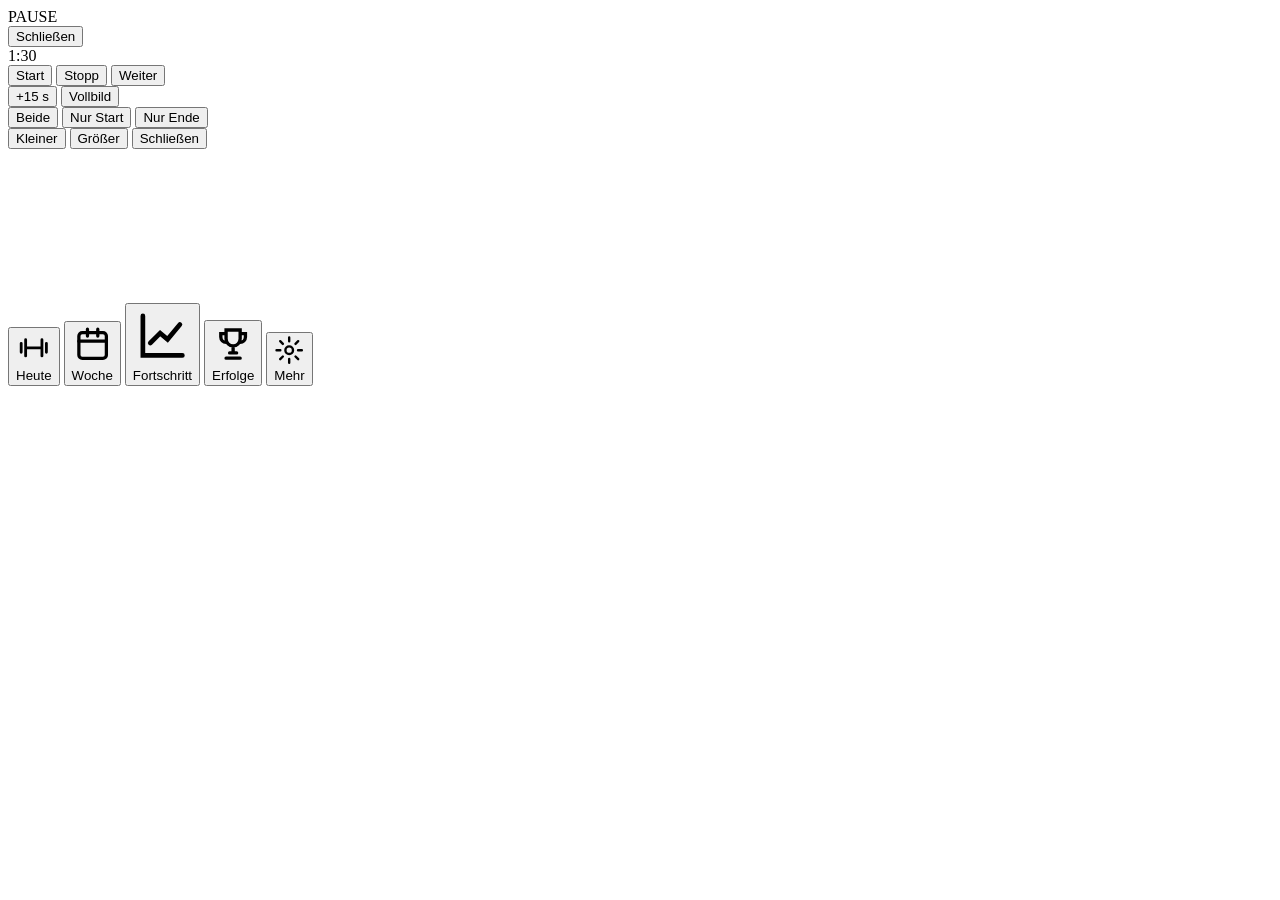
<file: src/shell.html>
<!doctype html>
<html lang="de">
<head>
<meta charset="utf-8">
<meta name="viewport" content="width=device-width,initial-scale=1,viewport-fit=cover">
<meta name="theme-color" content="#0e1218">
<meta name="apple-mobile-web-app-capable" content="yes">
<meta name="mobile-web-app-capable" content="yes">
<meta name="apple-mobile-web-app-status-bar-style" content="black-translucent">
<meta name="apple-mobile-web-app-title" content="Franz Fitness">
<meta name="description" content="Franz Fitness: Trainingsplan Woche 1 bis 21 mit Satz-Logger, Streak und Abzeichen. Offline, Daten bleiben auf dem Gerät.">
<link rel="apple-touch-icon" href="icons/apple-touch-icon.png">
<link rel="icon" type="image/png" href="icons/icon-192.png">
<title>Franz Fitness</title>
<style>/*CSS*/</style>
</head>
<body>
<div class="wrap" id="app"></div>
<div class="timer" id="timer" role="dialog" aria-label="Pausentimer">
  <div class="timer-in">
    <div class="timer-top">
      <div class="timer-state" id="tl">PAUSE</div>
      <button type="button" class="timer-x" id="tclose">Schließen</button>
    </div>
    <div class="timer-num" id="tt">1:30</div>
    <div class="timer-sub" id="tsub"></div>
    <div class="bar bigbar"><i id="tb"></i></div>
    <div class="timer-actions">
      <button type="button" class="timer-btn" id="tstart">Start</button>
      <button type="button" class="timer-btn" id="tstop">Stopp</button>
      <button type="button" class="timer-btn go" id="tskip">Weiter</button>
    </div>
    <div class="timer-actions">
      <button type="button" class="timer-btn" id="tplus">+15 s</button>
      <button type="button" class="timer-btn" id="tfull">Vollbild</button>
    </div>
  </div>
</div>
<div class="zoom" id="zoom" role="dialog" aria-label="Abbildung groß">
  <div class="zoombar">
    <button type="button" id="zboth">Beide</button>
    <button type="button" id="zstart">Nur Start</button>
    <button type="button" id="zend">Nur Ende</button>
  </div>
  <div class="zoombar">
    <button type="button" id="zout">Kleiner</button>
    <button type="button" id="zin">Größer</button>
    <button type="button" id="zclose">Schließen</button>
  </div>
  <div class="zstage" id="zstage"></div>
  <div class="zcues" id="zcues"></div>
</div>
<div class="modal" id="modal"><div class="sheet" id="sheet"></div></div>
<div class="toast" id="toast"></div>
<canvas id="fx"></canvas>
<nav class="nav">
<button data-tab="heute"><svg viewBox="0 0 24 24" fill="none" stroke="currentColor" stroke-width="1.9" stroke-linecap="round"><path d="M6.5 6.5v11M17.5 6.5v11M3.5 9v6M20.5 9v6M6.5 12h11"/></svg>Heute</button>
<button data-tab="woche"><svg viewBox="0 0 24 24" fill="none" stroke="currentColor" stroke-width="1.9" stroke-linecap="round"><rect x="4" y="5" width="16" height="15" rx="2"/><path d="M4 10h16M9 3v4M15 3v4"/></svg>Woche</button>
<button data-tab="fort"><svg viewBox="0 0 24 24" fill="none" stroke="currentColor" stroke-width="1.9" stroke-linecap="round"><path d="M4 4v16h16"/><path d="M7 15l4-4 3 2.5 5-6"/></svg>Fortschritt</button>
<button data-tab="erfolge"><svg viewBox="0 0 24 24" fill="none" stroke="currentColor" stroke-width="1.9" stroke-linecap="round"><path d="M8 4h8v5a4 4 0 0 1-8 0zM8 6H5v2a3 3 0 0 0 3 3M16 6h3v2a3 3 0 0 1-3 3M12 13v4M8 20h8M10 17h4"/></svg>Erfolge</button>
<button data-tab="mehr"><svg viewBox="0 0 24 24" fill="none" stroke="currentColor" stroke-width="1.9" stroke-linecap="round"><circle cx="12" cy="12" r="3"/><path d="M12 2v3M12 19v3M2 12h3M19 12h3M4.9 4.9l2.1 2.1M17 17l2.1 2.1M4.9 19.1L7 17M17 7l2.1-2.1"/></svg>Mehr</button>
</nav>
<script>
/*DATA*/
/*JS*/
</script>
</body>
</html>
</file>
